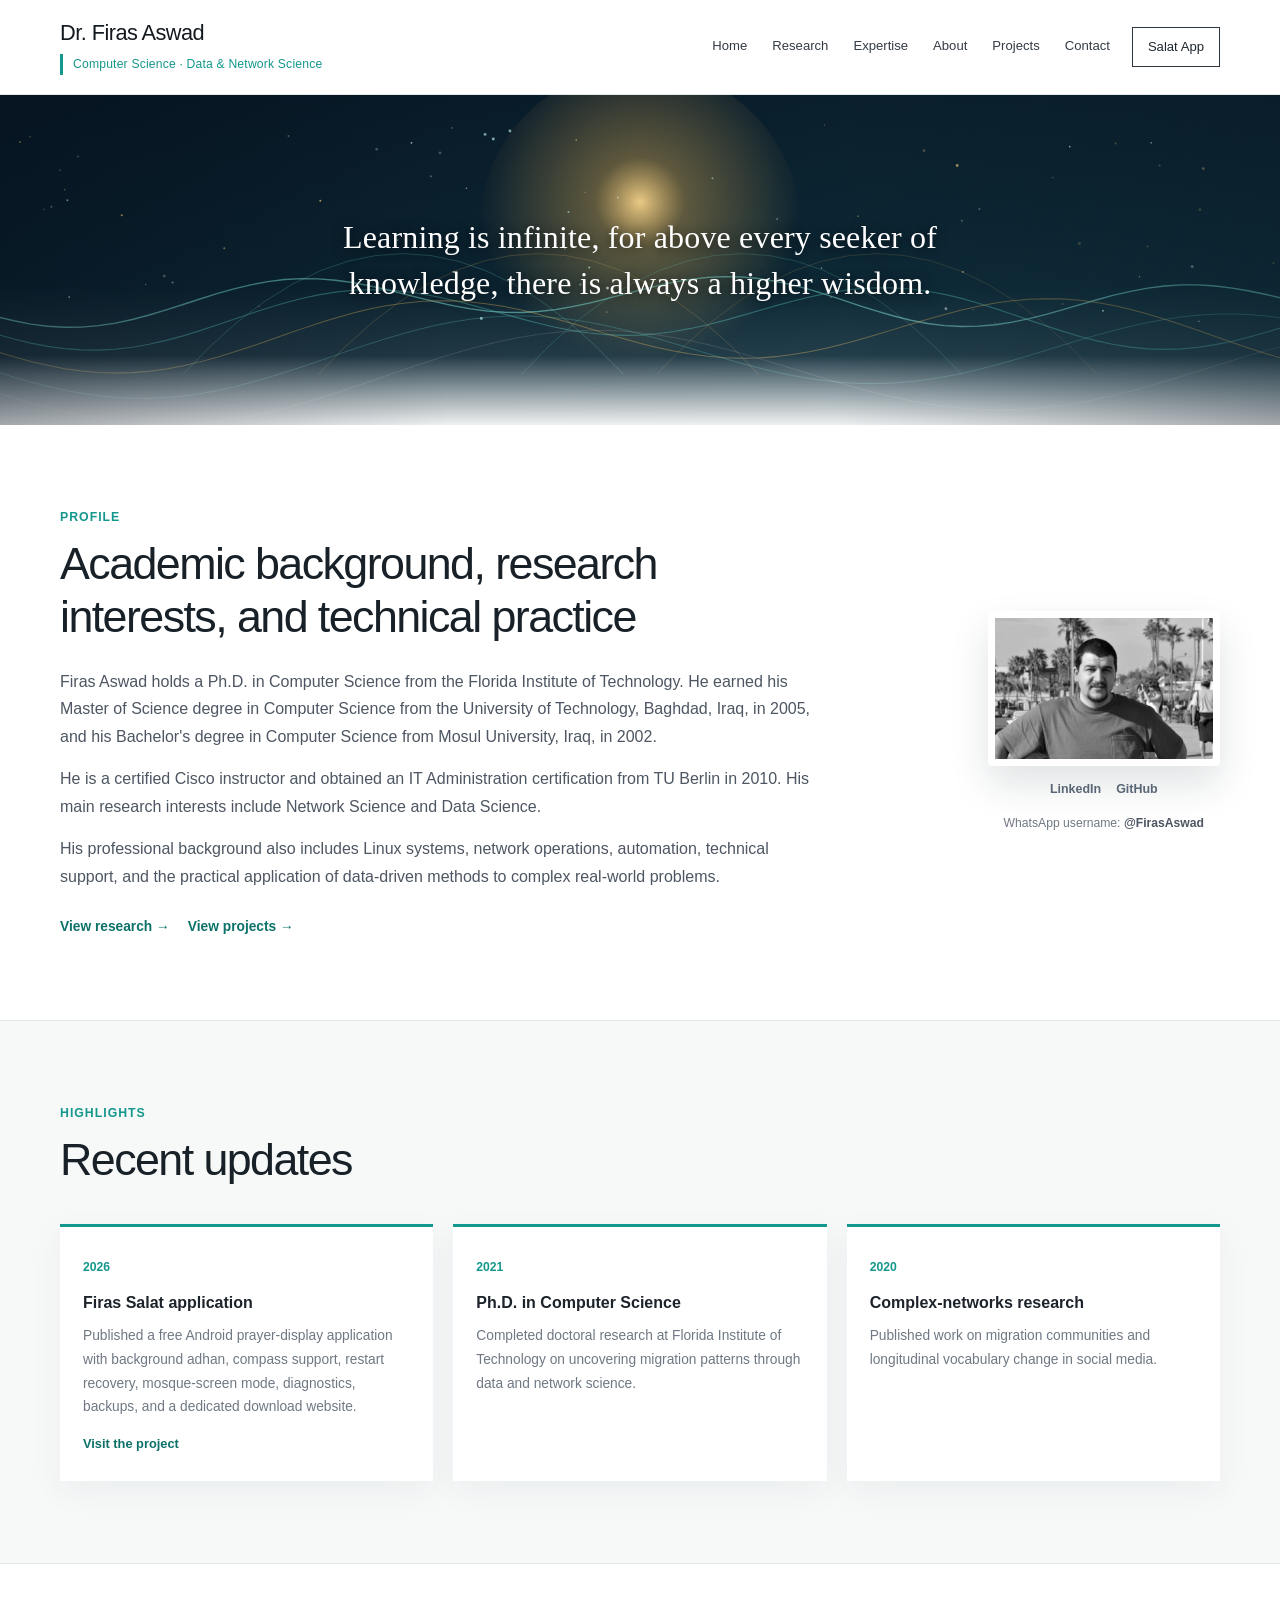
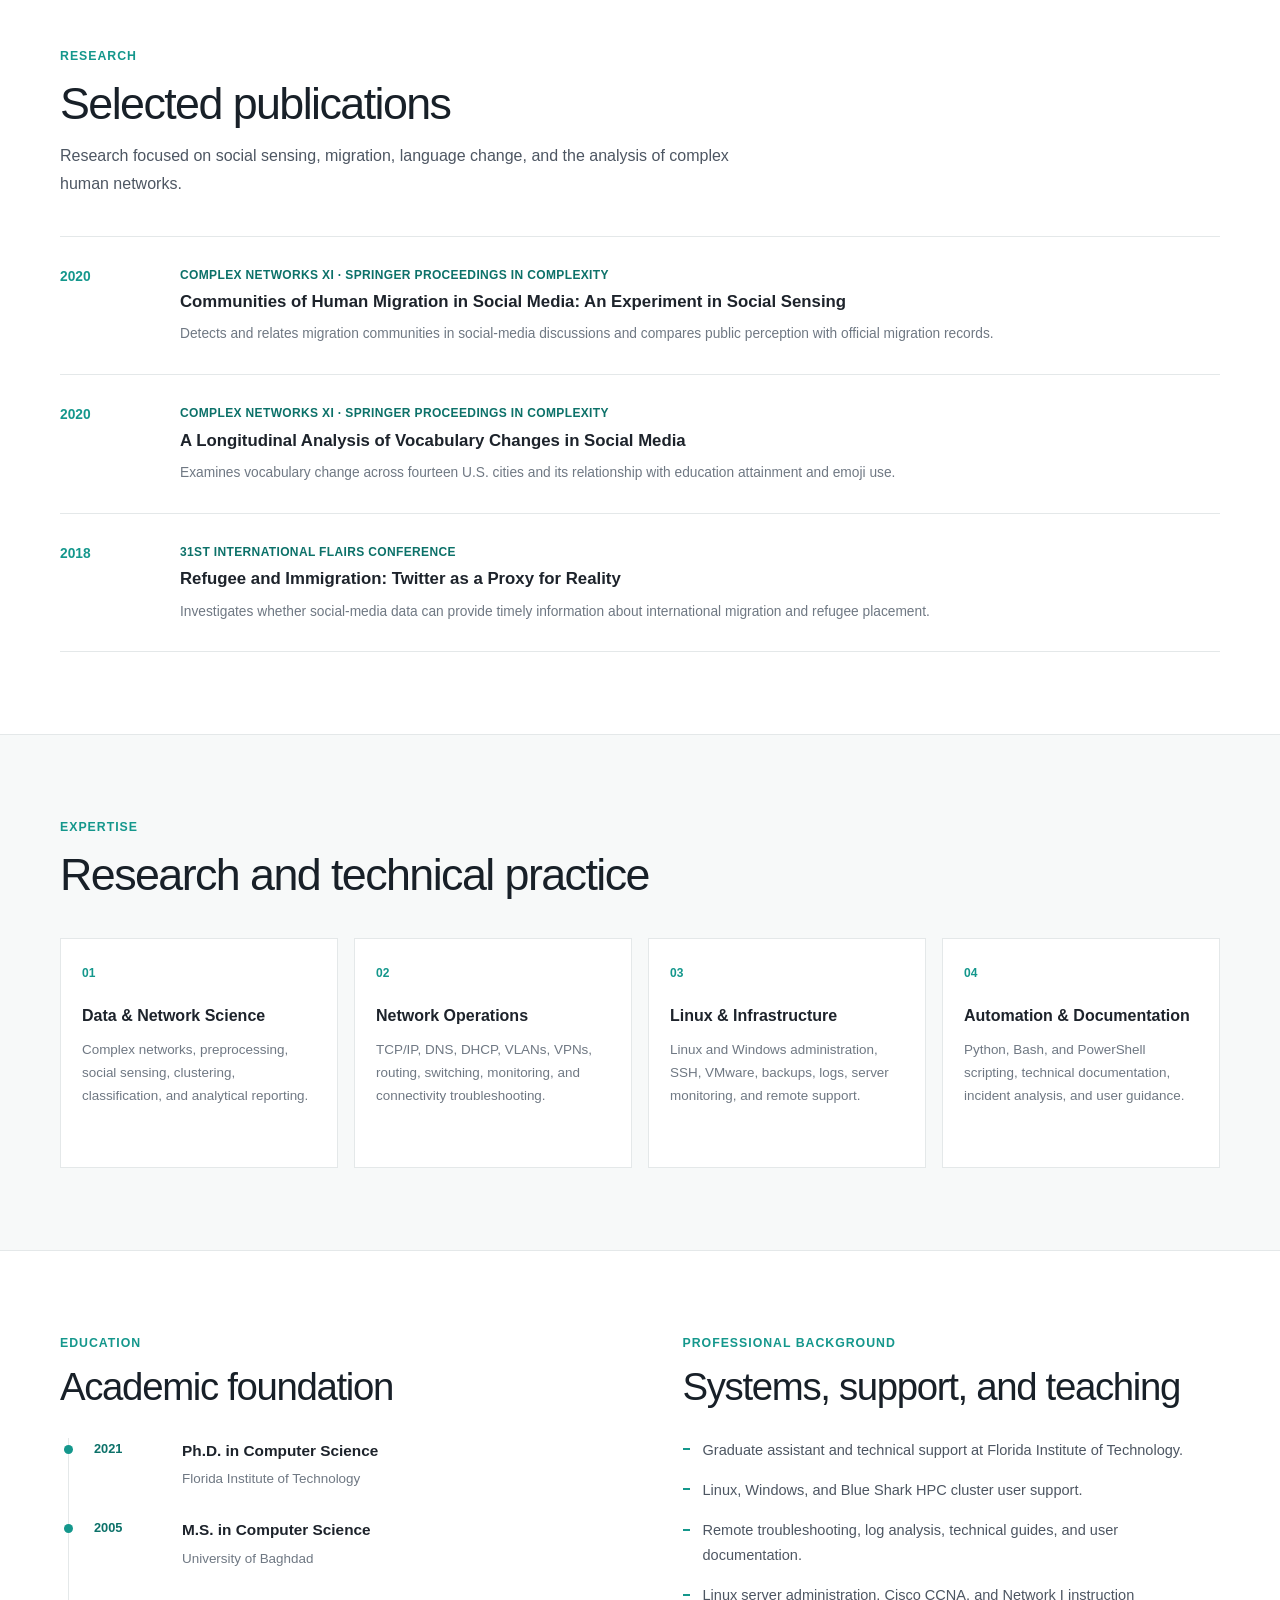
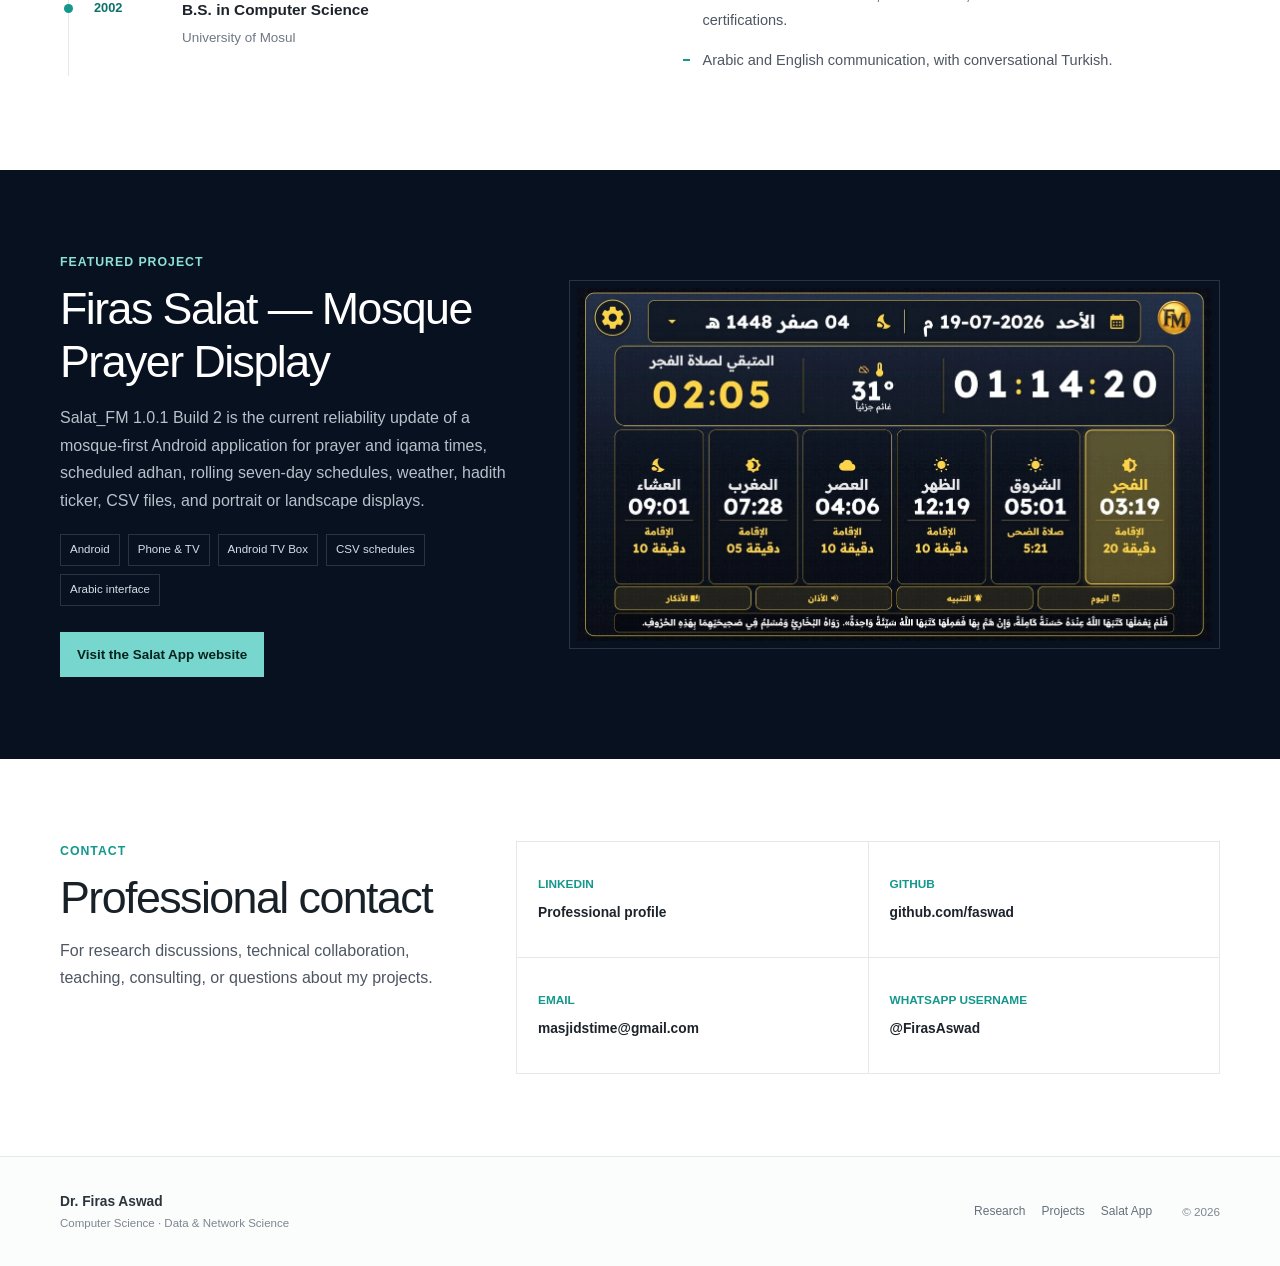
<file: index.html>
<!doctype html>
<html lang="en">
<head>
  <meta charset="utf-8">
  <meta name="viewport" content="width=device-width,initial-scale=1">
  <meta name="theme-color" content="#ffffff">
  <meta name="description" content="Dr. Firas Aswad — Computer Science, data and network science, IT infrastructure, Linux systems, and automation.">
  <meta name="author" content="Dr. Firas Aswad">
  <meta property="og:title" content="Dr. Firas Aswad">
  <meta property="og:description" content="Computer Science · Data & Network Science · IT Infrastructure">
  <meta property="og:type" content="website">
  <meta property="og:url" content="https://faswad.github.io/">
  <meta property="og:image" content="https://faswad.github.io/assets/images/social-preview.jpg">
  <meta name="twitter:card" content="summary_large_image">
  <link rel="icon" type="image/png" sizes="32x32" href="assets/images/favicon-32.png">
<link rel="stylesheet" href="assets/css/style.css?v=10">
  <title>Dr. Firas Aswad | Computer Science & Network Science</title>
</head>

<body>
  <a class="skip-link" href="#mainContent">Skip to main content</a>

  <header class="site-header">
    <div class="container header-inner">
      <a class="identity" href="#home" aria-label="Dr. Firas Aswad home">
        <strong>Dr. Firas Aswad</strong>
        <span>Computer Science · Data &amp; Network Science</span>
      </a>

      <button id="menuButton" class="menu-button" type="button"
              aria-expanded="false" aria-controls="mainNav"
              aria-label="Open navigation">
        <span></span><span></span><span></span>
      </button>

      <nav id="mainNav" class="main-nav" aria-label="Main navigation">
        <a href="#home">Home</a>
        <a href="#research">Research</a>
        <a href="#expertise">Expertise</a>
        <a href="#about">About</a>
        <a href="#projects">Projects</a>
        <a href="#contact">Contact</a>
        <a class="nav-button" href="https://faswad.github.io/salat/">Salat App</a>
      </nav>
    </div>
  </header>

  <main id="mainContent">
    <section id="home" class="knowledge-hero" aria-labelledby="heroStatement">
      <div class="knowledge-overlay">
        <p id="heroStatement">
          Learning is infinite, for above every seeker of knowledge,
          there is always a higher wisdom.
        </p>
      </div>
    </section>

    <section id="about" class="profile-section section">
      <div class="container profile-grid">
        <article class="profile-copy reveal">
          <p class="section-label">Profile</p>
          <h1>Academic background, research interests, and technical practice</h1>

          <p>
            Firas Aswad holds a Ph.D. in Computer Science from the Florida Institute
            of Technology. He earned his Master of Science degree in Computer Science
            from the University of Technology, Baghdad, Iraq, in 2005, and his
            Bachelor's degree in Computer Science from Mosul University, Iraq, in 2002.
          </p>
          <p>
            He is a certified Cisco instructor and obtained an IT Administration
            certification from TU Berlin in 2010. His main research interests include
            Network Science and Data Science.
          </p>
          <p>
            His professional background also includes Linux systems, network operations,
            automation, technical support, and the practical application of data-driven
            methods to complex real-world problems.
          </p>

          <div class="profile-actions">
            <a class="text-link" href="#research">View research</a>
            <a class="text-link" href="#projects">View projects</a>
          </div>
        </article>

        <aside class="profile-card reveal" aria-label="Professional profile">
          <img src="assets/images/firas-portrait-bw.webp"
               alt="Portrait of Dr. Firas Aswad"
               width="720" height="900">

          <div class="profile-links">
            <a href="https://www.linkedin.com/in/firas-aswad-50849962"
               target="_blank" rel="noopener noreferrer">LinkedIn</a>
            <a href="https://github.com/faswad"
               target="_blank" rel="noopener noreferrer">GitHub</a>
          </div>

          <p class="whatsapp-name">WhatsApp username: <strong>@FirasAswad</strong></p>
        </aside>
      </div>
    </section>

    <section class="updates-section section section-tint" aria-labelledby="updatesTitle">
      <div class="container">
        <header class="section-heading reveal">
          <p class="section-label">Highlights</p>
          <h2 id="updatesTitle">Recent updates</h2>
        </header>

        <div class="updates-grid">
          <article class="update-card reveal">
            <time datetime="2026">2026</time>
            <h3>Firas Salat application</h3>
            <p>
              Published a free Android prayer-display application with background adhan,
              compass support, restart recovery, mosque-screen mode, diagnostics, backups, and a dedicated download website.
            </p>
            <a href="https://faswad.github.io/salat/">Visit the project</a>
          </article>

          <article class="update-card reveal">
            <time datetime="2021">2021</time>
            <h3>Ph.D. in Computer Science</h3>
            <p>
              Completed doctoral research at Florida Institute of Technology on
              uncovering migration patterns through data and network science.
            </p>
          </article>

          <article class="update-card reveal">
            <time datetime="2020">2020</time>
            <h3>Complex-networks research</h3>
            <p>
              Published work on migration communities and longitudinal vocabulary
              change in social media.
            </p>
          </article>
        </div>
      </div>
    </section>

    <section id="research" class="section">
      <div class="container">
        <header class="section-heading reveal">
          <p class="section-label">Research</p>
          <h2>Selected publications</h2>
          <p>
            Research focused on social sensing, migration, language change,
            and the analysis of complex human networks.
          </p>
        </header>

        <div class="publication-list">
          <article class="publication-item reveal">
            <div class="publication-year">2020</div>
            <div>
              <p class="publication-venue">Complex Networks XI · Springer Proceedings in Complexity</p>
              <h3>Communities of Human Migration in Social Media: An Experiment in Social Sensing</h3>
              <p>
                Detects and relates migration communities in social-media discussions
                and compares public perception with official migration records.
              </p>
            </div>
          </article>

          <article class="publication-item reveal">
            <div class="publication-year">2020</div>
            <div>
              <p class="publication-venue">Complex Networks XI · Springer Proceedings in Complexity</p>
              <h3>A Longitudinal Analysis of Vocabulary Changes in Social Media</h3>
              <p>
                Examines vocabulary change across fourteen U.S. cities and its
                relationship with education attainment and emoji use.
              </p>
            </div>
          </article>

          <article class="publication-item reveal">
            <div class="publication-year">2018</div>
            <div>
              <p class="publication-venue">31st International FLAIRS Conference</p>
              <h3>Refugee and Immigration: Twitter as a Proxy for Reality</h3>
              <p>
                Investigates whether social-media data can provide timely information
                about international migration and refugee placement.
              </p>
            </div>
          </article>
        </div>
      </div>
    </section>

    <section id="expertise" class="section section-tint">
      <div class="container">
        <header class="section-heading reveal">
          <p class="section-label">Expertise</p>
          <h2>Research and technical practice</h2>
        </header>

        <div class="expertise-grid">
          <article class="expertise-card reveal">
            <span>01</span>
            <h3>Data &amp; Network Science</h3>
            <p>Complex networks, preprocessing, social sensing, clustering, classification, and analytical reporting.</p>
          </article>

          <article class="expertise-card reveal">
            <span>02</span>
            <h3>Network Operations</h3>
            <p>TCP/IP, DNS, DHCP, VLANs, VPNs, routing, switching, monitoring, and connectivity troubleshooting.</p>
          </article>

          <article class="expertise-card reveal">
            <span>03</span>
            <h3>Linux &amp; Infrastructure</h3>
            <p>Linux and Windows administration, SSH, VMware, backups, logs, server monitoring, and remote support.</p>
          </article>

          <article class="expertise-card reveal">
            <span>04</span>
            <h3>Automation &amp; Documentation</h3>
            <p>Python, Bash, and PowerShell scripting, technical documentation, incident analysis, and user guidance.</p>
          </article>
        </div>
      </div>
    </section>

    <section class="section" aria-labelledby="backgroundTitle">
      <div class="container two-column">
        <article class="background-panel reveal">
          <p class="section-label">Education</p>
          <h2 id="backgroundTitle">Academic foundation</h2>

          <div class="timeline">
            <div class="timeline-item">
              <time>2021</time>
              <div>
                <h3>Ph.D. in Computer Science</h3>
                <p>Florida Institute of Technology</p>
              </div>
            </div>
            <div class="timeline-item">
              <time>2005</time>
              <div>
                <h3>M.S. in Computer Science</h3>
                <p>University of Baghdad</p>
              </div>
            </div>
            <div class="timeline-item">
              <time>2002</time>
              <div>
                <h3>B.S. in Computer Science</h3>
                <p>University of Mosul</p>
              </div>
            </div>
          </div>
        </article>

        <article class="background-panel reveal">
          <p class="section-label">Professional background</p>
          <h2>Systems, support, and teaching</h2>
          <ul class="clean-list">
            <li>Graduate assistant and technical support at Florida Institute of Technology.</li>
            <li>Linux, Windows, and Blue Shark HPC cluster user support.</li>
            <li>Remote troubleshooting, log analysis, technical guides, and user documentation.</li>
            <li>Linux server administration, Cisco CCNA, and Network I instruction certifications.</li>
            <li>Arabic and English communication, with conversational Turkish.</li>
          </ul>
        </article>
      </div>
    </section>

    <section id="projects" class="section project-section">
      <div class="container">
        <article class="project-feature reveal">
          <div class="project-copy">
            <p class="section-label light">Featured project</p>
            <h2>Firas Salat — Mosque Prayer Display</h2>
            <p>
              Salat_FM 1.0.1 Build 2 is the current reliability update of a mosque-first Android
              application for prayer and iqama times, scheduled adhan, rolling
              seven-day schedules, weather, hadith ticker, CSV files, and portrait
              or landscape displays.
            </p>
            <div class="project-tags">
              <span>Android</span>
              <span>Phone &amp; TV</span>
              <span>Android TV Box</span>
              <span>CSV schedules</span>
              <span>Arabic interface</span>
            </div>
            <a class="project-button" href="https://faswad.github.io/salat/">
              Visit the Salat App website
            </a>
          </div>

          <div class="project-image">
            <img src="assets/images/salat-app.webp"
                 alt="Firas Salat application in landscape mode"
                 loading="lazy">
          </div>
        </article>
      </div>
    </section>

    <section id="contact" class="section">
      <div class="container contact-layout">
        <header class="section-heading reveal">
          <p class="section-label">Contact</p>
          <h2>Professional contact</h2>
          <p>
            For research discussions, technical collaboration, teaching,
            consulting, or questions about my projects.
          </p>
        </header>

        <div class="contact-cards reveal">
          <a href="https://www.linkedin.com/in/firas-aswad-50849962"
             target="_blank" rel="noopener noreferrer">
            <span>LinkedIn</span>
            <strong>Professional profile</strong>
          </a>
          <a href="https://github.com/faswad"
             target="_blank" rel="noopener noreferrer">
            <span>GitHub</span>
            <strong>github.com/faswad</strong>
          </a>
          <a href="mailto:masjidstime@gmail.com">
            <span>Email</span>
            <strong>masjidstime@gmail.com</strong>
          </a>
          <div class="contact-static">
            <span>WhatsApp username</span>
            <strong>@FirasAswad</strong>
          </div>
        </div>
      </div>
    </section>
  </main>

  <footer class="site-footer">
    <div class="container footer-inner">
      <div>
        <strong>Dr. Firas Aswad</strong>
        <span>Computer Science · Data &amp; Network Science</span>
      </div>
      <nav aria-label="Footer navigation">
        <a href="#research">Research</a>
        <a href="#projects">Projects</a>
        <a href="https://faswad.github.io/salat/">Salat App</a>
      </nav>
      <p>© <span data-year></span></p>
    </div>
  </footer>

  <script src="assets/js/main.js?v=10"></script>
</body>
</html>
</file>
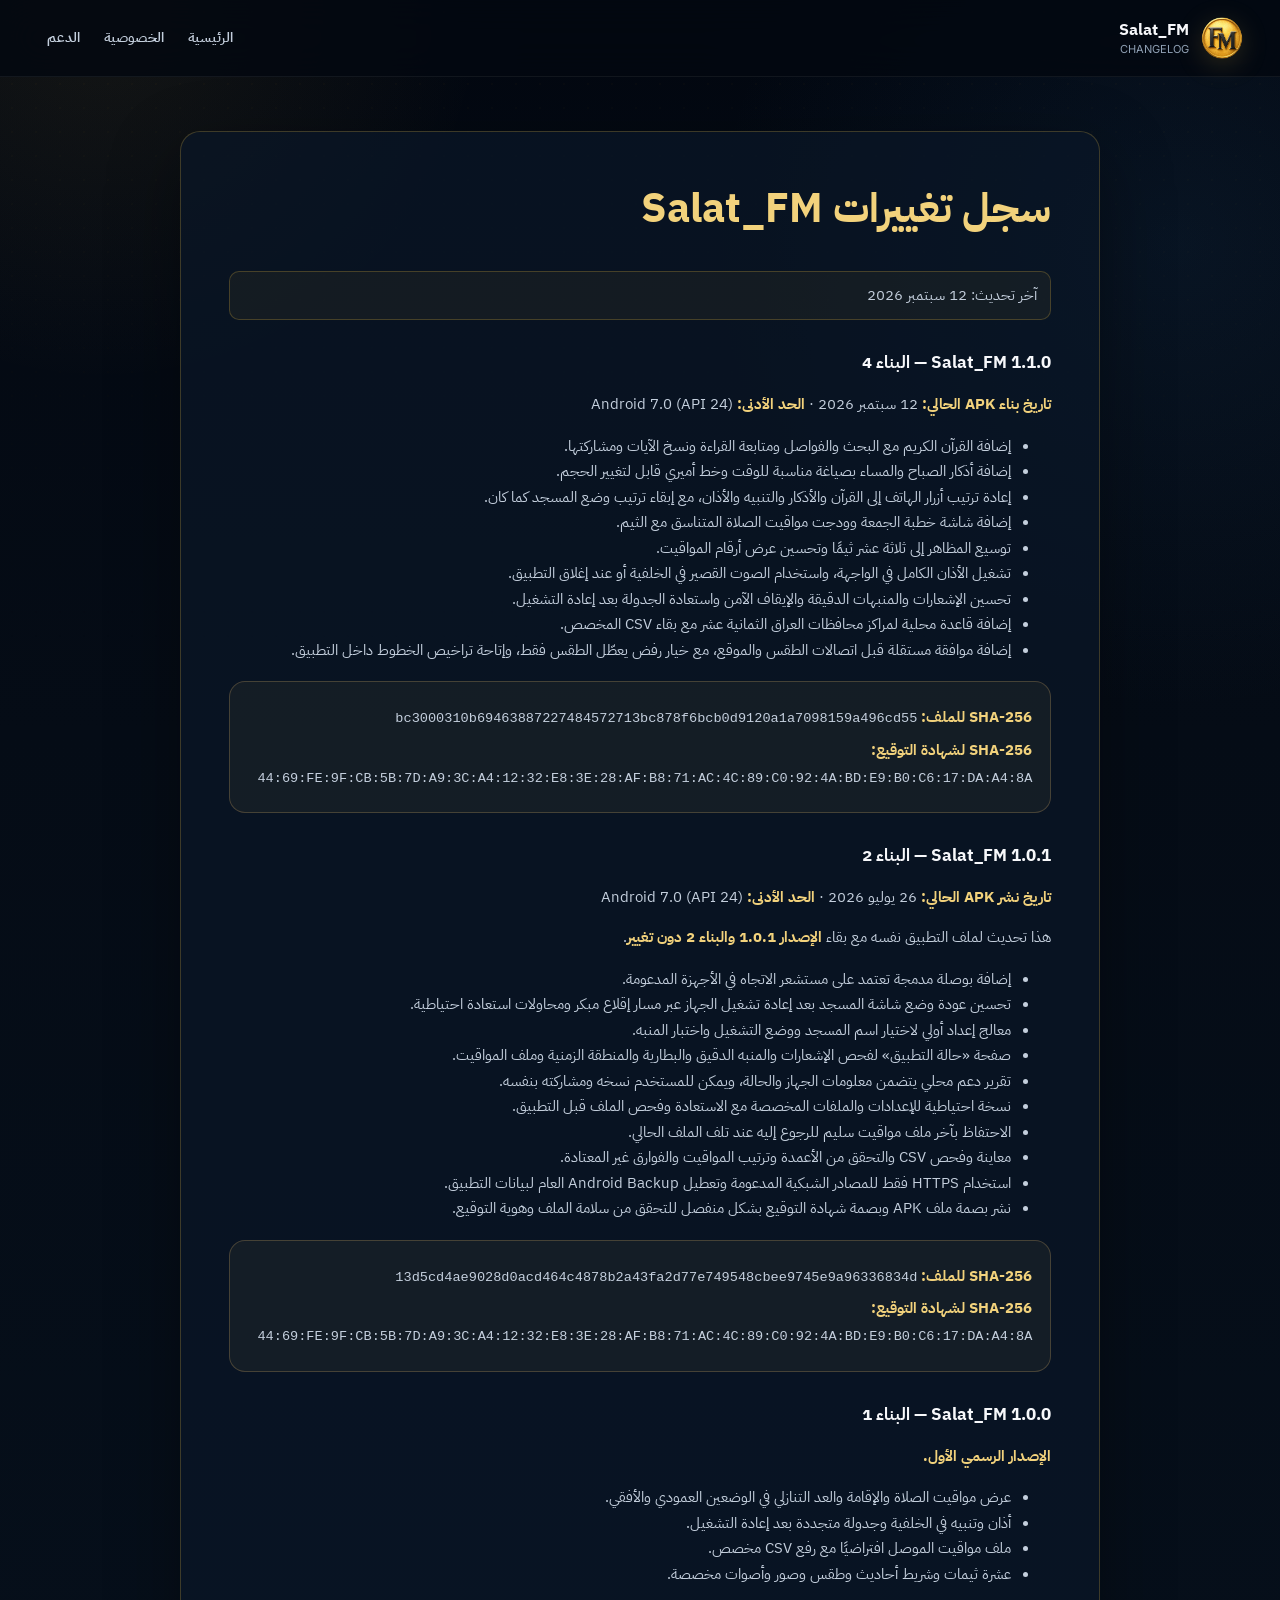
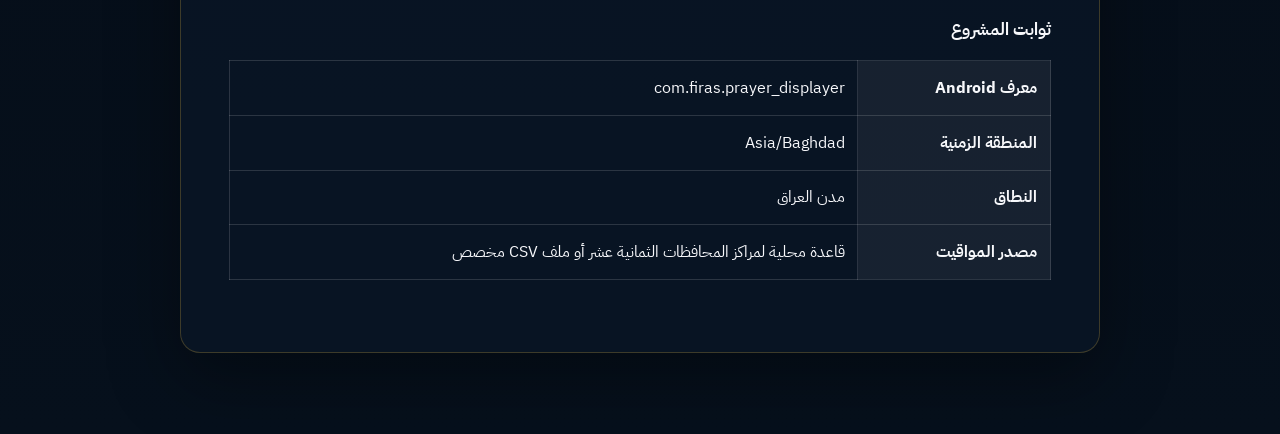
<file: salat/changelog.html>
<!doctype html>
<html lang="ar" dir="rtl">
<head>
  <meta charset="utf-8">
  <meta name="viewport" content="width=device-width,initial-scale=1">
  <meta name="theme-color" content="#050c16">
  <meta name="description" content="سجل تغييرات تطبيق Salat_FM لمواقيت الصلاة.">
  <link rel="icon" type="image/png" href="assets/images/favicon-32.png">
  <link rel="stylesheet" href="assets/css/style-wide.css?v=16">
  <title>سجل تغييرات Salat_FM</title>
</head>
<body>
  <header class="site-header">
    <div class="container header-inner">
      <a class="brand" href="./">
        <img class="brand-logo" src="assets/images/logo-fm.webp" alt="" width="44" height="44">
        <span class="brand-copy"><span class="brand-title">Salat_FM</span><span class="brand-subtitle">CHANGELOG</span></span>
      </a>
      <nav class="main-nav" aria-label="التنقل"><a href="./">الرئيسية</a><a href="privacy.html">الخصوصية</a><a href="./#support">الدعم</a></nav>
    </div>
  </header>
  <main class="legal-page">
    <div class="container">
      <article class="legal-shell">
        <h1>سجل تغييرات Salat_FM</h1>
        <p class="legal-meta">آخر تحديث: 12 سبتمبر 2026</p>

        <h2>Salat_FM 1.1.0 — البناء 4</h2>
        <p><strong>تاريخ بناء APK الحالي:</strong> 12 سبتمبر 2026 · <strong>الحد الأدنى:</strong> Android 7.0 (API 24)</p>
        <ul>
          <li>إضافة القرآن الكريم مع البحث والفواصل ومتابعة القراءة ونسخ الآيات ومشاركتها.</li>
          <li>إضافة أذكار الصباح والمساء بصياغة مناسبة للوقت وخط أميري قابل لتغيير الحجم.</li>
          <li>إعادة ترتيب أزرار الهاتف إلى القرآن والأذكار والتنبيه والأذان، مع إبقاء ترتيب وضع المسجد كما كان.</li>
          <li>إضافة شاشة خطبة الجمعة وودجت مواقيت الصلاة المتناسق مع الثيم.</li>
          <li>توسيع المظاهر إلى ثلاثة عشر ثيمًا وتحسين عرض أرقام المواقيت.</li>
          <li>تشغيل الأذان الكامل في الواجهة، واستخدام الصوت القصير في الخلفية أو عند إغلاق التطبيق.</li>
          <li>تحسين الإشعارات والمنبهات الدقيقة والإيقاف الآمن واستعادة الجدولة بعد إعادة التشغيل.</li>
          <li>إضافة قاعدة محلية لمراكز محافظات العراق الثمانية عشر مع بقاء CSV المخصص.</li>
          <li>إضافة موافقة مستقلة قبل اتصالات الطقس والموقع، مع خيار رفض يعطّل الطقس فقط، وإتاحة تراخيص الخطوط داخل التطبيق.</li>
        </ul>
        <div class="release-security-box">
          <p><strong>SHA-256 للملف:</strong> <span class="hash-value">bc3000310b69463887227484572713bc878f6bcb0d9120a1a7098159a496cd55</span></p>
          <p><strong>SHA-256 لشهادة التوقيع:</strong> <span class="hash-value">44:69:FE:9F:CB:5B:7D:A9:3C:A4:12:32:E8:3E:28:AF:B8:71:AC:4C:89:C0:92:4A:BD:E9:B0:C6:17:DA:A4:8A</span></p>
        </div>

        <h2>Salat_FM 1.0.1 — البناء 2</h2>
        <p><strong>تاريخ نشر APK الحالي:</strong> 26 يوليو 2026 · <strong>الحد الأدنى:</strong> Android 7.0 (API 24)</p>
        <p>هذا تحديث لملف التطبيق نفسه مع بقاء <strong>الإصدار 1.0.1 والبناء 2 دون تغيير</strong>.</p>
        <ul>
          <li>إضافة بوصلة مدمجة تعتمد على مستشعر الاتجاه في الأجهزة المدعومة.</li>
          <li>تحسين عودة وضع شاشة المسجد بعد إعادة تشغيل الجهاز عبر مسار إقلاع مبكر ومحاولات استعادة احتياطية.</li>
          <li>معالج إعداد أولي لاختيار اسم المسجد ووضع التشغيل واختبار المنبه.</li>
          <li>صفحة «حالة التطبيق» لفحص الإشعارات والمنبه الدقيق والبطارية والمنطقة الزمنية وملف المواقيت.</li>
          <li>تقرير دعم محلي يتضمن معلومات الجهاز والحالة، ويمكن للمستخدم نسخه ومشاركته بنفسه.</li>
          <li>نسخة احتياطية للإعدادات والملفات المخصصة مع الاستعادة وفحص الملف قبل التطبيق.</li>
          <li>الاحتفاظ بآخر ملف مواقيت سليم للرجوع إليه عند تلف الملف الحالي.</li>
          <li>معاينة وفحص CSV والتحقق من الأعمدة وترتيب المواقيت والفوارق غير المعتادة.</li>
          <li>استخدام HTTPS فقط للمصادر الشبكية المدعومة وتعطيل Android Backup العام لبيانات التطبيق.</li>
          <li>نشر بصمة ملف APK وبصمة شهادة التوقيع بشكل منفصل للتحقق من سلامة الملف وهوية التوقيع.</li>
        </ul>
        <div class="release-security-box">
          <p><strong>SHA-256 للملف:</strong> <span class="hash-value">13d5cd4ae9028d0acd464c4878b2a43fa2d77e749548cbee9745e9a96336834d</span></p>
          <p><strong>SHA-256 لشهادة التوقيع:</strong> <span class="hash-value">44:69:FE:9F:CB:5B:7D:A9:3C:A4:12:32:E8:3E:28:AF:B8:71:AC:4C:89:C0:92:4A:BD:E9:B0:C6:17:DA:A4:8A</span></p>
        </div>

        <h2>Salat_FM 1.0.0 — البناء 1</h2>
        <p><strong>الإصدار الرسمي الأول.</strong></p>
        <ul>
          <li>عرض مواقيت الصلاة والإقامة والعد التنازلي في الوضعين العمودي والأفقي.</li>
          <li>أذان وتنبيه في الخلفية وجدولة متجددة بعد إعادة التشغيل.</li>
          <li>ملف مواقيت الموصل افتراضيًا مع رفع CSV مخصص.</li>
          <li>عشرة ثيمات وشريط أحاديث وطقس وصور وأصوات مخصصة.</li>
        </ul>

        <h2>ثوابت المشروع</h2>
        <table class="release-table">
          <tr><th>معرف Android</th><td><bdi>com.firas.prayer_displayer</bdi></td></tr>
          <tr><th>المنطقة الزمنية</th><td><bdi>Asia/Baghdad</bdi></td></tr>
          <tr><th>النطاق</th><td>مدن العراق</td></tr>
          <tr><th>مصدر المواقيت</th><td>قاعدة محلية لمراكز المحافظات الثمانية عشر أو ملف CSV مخصص</td></tr>
        </table>
      </article>
    </div>
  </main>
</body>
</html>
</file>
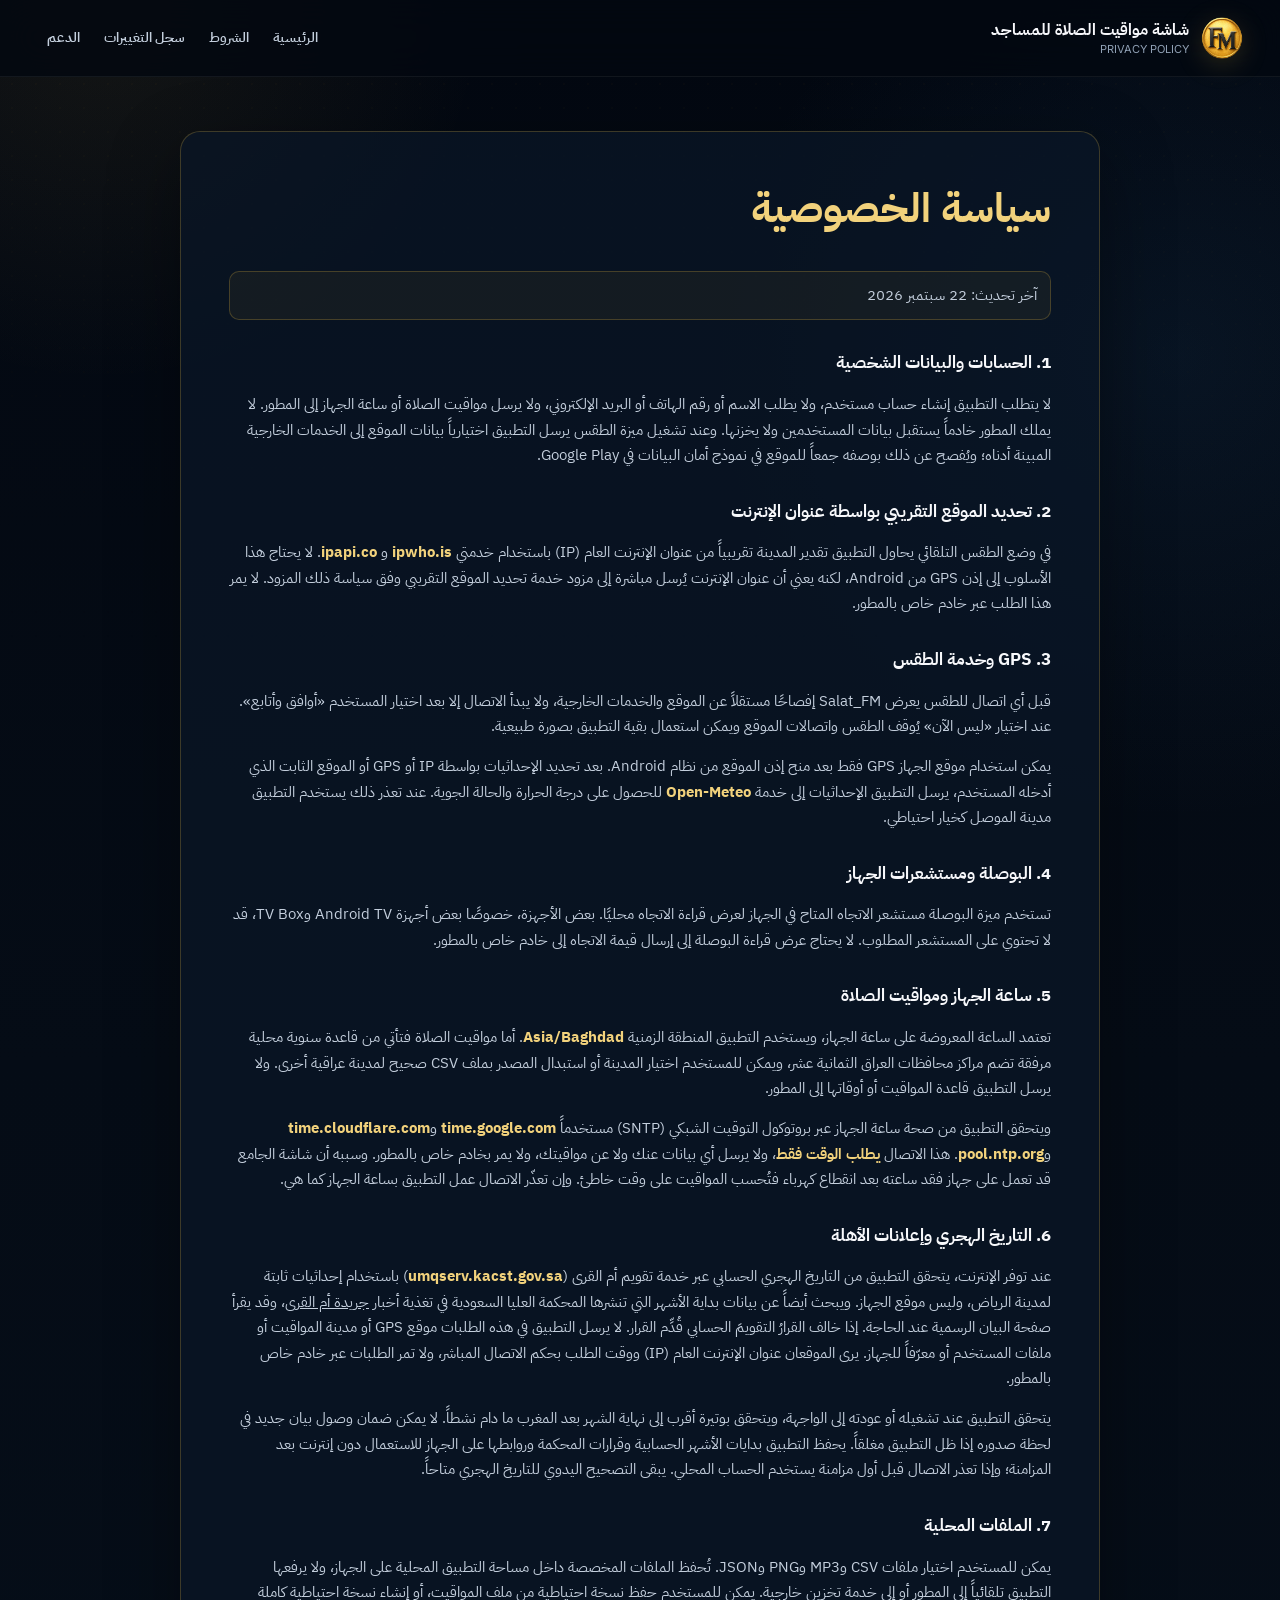
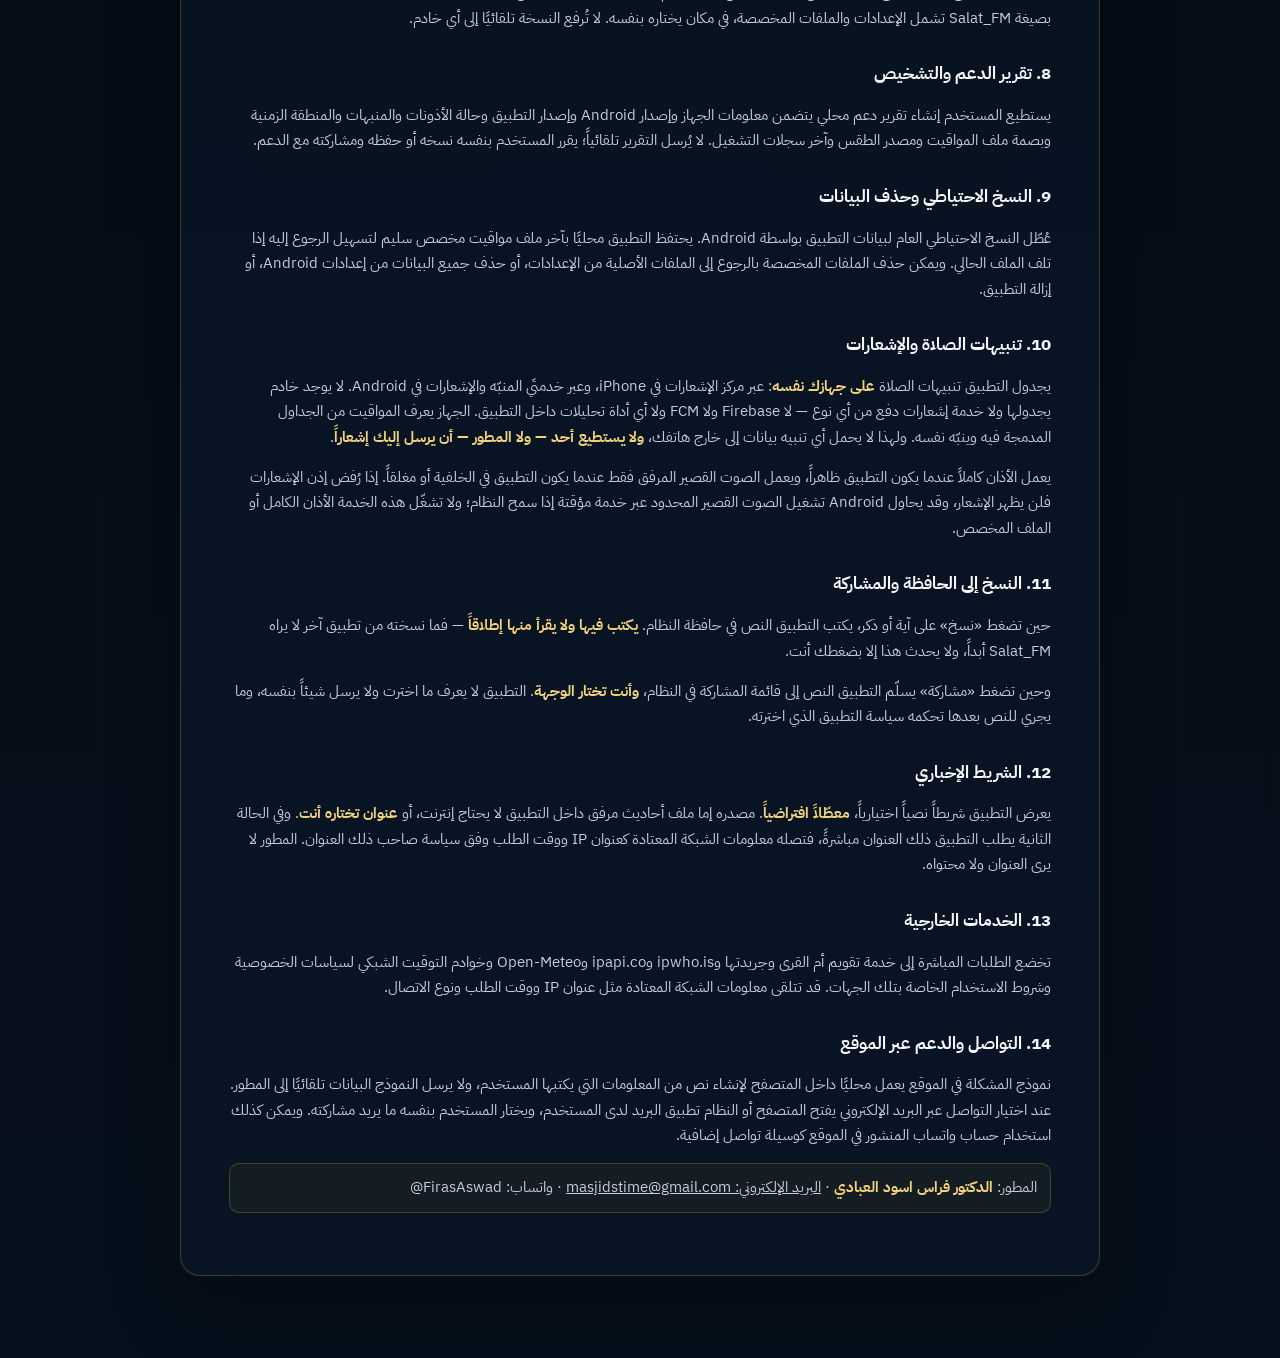
<file: salat/privacy.html>
<!doctype html>
<html lang="ar" dir="rtl">
<head>
  <meta charset="utf-8">
  <meta name="viewport" content="width=device-width,initial-scale=1">
  <meta name="theme-color" content="#050c16">
  <meta name="description" content="سياسة الخصوصية لتطبيق Salat_FM لمواقيت الصلاة في مدن العراق.">
  <link rel="icon" type="image/png" href="assets/images/favicon-32.png">
  <link rel="stylesheet" href="assets/css/style-wide.css?v=16">
  <title>سياسة الخصوصية</title>
</head>
<body>
  <header class="site-header">
    <div class="container header-inner">
      <a class="brand" href="./">
        <img class="brand-logo" src="assets/images/logo-fm.webp" alt="" width="44" height="44">
        <span class="brand-copy">
          <span class="brand-title">شاشة مواقيت الصلاة للمساجد</span>
          <span class="brand-subtitle">PRIVACY POLICY</span>
        </span>
      </a>

      <nav class="main-nav" aria-label="التنقل">
        <a href="./">الرئيسية</a>
        <a href="terms.html">الشروط</a>
        <a href="changelog.html">سجل التغييرات</a><a href="./#support">الدعم</a>
      </nav>
    </div>
  </header>

  <main class="legal-page">
    <div class="container">
      <article class="legal-shell">
        <h1>سياسة الخصوصية</h1>
        <p class="legal-meta">آخر تحديث: 22 سبتمبر 2026</p>

        <h2>1. الحسابات والبيانات الشخصية</h2>
        <p>
          لا يتطلب التطبيق إنشاء حساب مستخدم، ولا يطلب الاسم أو رقم الهاتف أو
          البريد الإلكتروني، ولا يرسل مواقيت الصلاة أو ساعة الجهاز إلى المطور.
          لا يملك المطور خادماً يستقبل بيانات المستخدمين ولا يخزنها. وعند تشغيل
          ميزة الطقس يرسل التطبيق اختيارياً بيانات الموقع إلى الخدمات الخارجية
          المبينة أدناه؛ ويُفصح عن ذلك بوصفه جمعاً للموقع في نموذج أمان البيانات
          في Google Play.
        </p>

        <h2>2. تحديد الموقع التقريبي بواسطة عنوان الإنترنت</h2>
        <p>
          في وضع الطقس التلقائي يحاول التطبيق تقدير المدينة تقريبياً من عنوان
          الإنترنت العام (IP) باستخدام خدمتي <strong>ipwho.is</strong> و
          <strong>ipapi.co</strong>. لا يحتاج هذا الأسلوب إلى إذن GPS من Android،
          لكنه يعني أن عنوان الإنترنت يُرسل مباشرة إلى مزود خدمة تحديد الموقع
          التقريبي وفق سياسة ذلك المزود. لا يمر هذا الطلب عبر خادم خاص بالمطور.
        </p>

        <h2>3. GPS وخدمة الطقس</h2>
        <p>
          قبل أي اتصال للطقس يعرض Salat_FM إفصاحًا مستقلاً عن الموقع والخدمات
          الخارجية، ولا يبدأ الاتصال إلا بعد اختيار المستخدم «أوافق وأتابع».
          عند اختيار «ليس الآن» يُوقف الطقس واتصالات الموقع ويمكن استعمال بقية
          التطبيق بصورة طبيعية.
        </p>
        <p>
          يمكن استخدام موقع الجهاز GPS فقط بعد منح إذن الموقع من نظام Android.
          بعد تحديد الإحداثيات بواسطة IP أو GPS أو الموقع الثابت الذي أدخله
          المستخدم، يرسل التطبيق الإحداثيات إلى خدمة
          <strong>Open-Meteo</strong> للحصول على درجة الحرارة والحالة الجوية.
          عند تعذر ذلك يستخدم التطبيق مدينة الموصل كخيار احتياطي.
        </p>

        <h2>4. البوصلة ومستشعرات الجهاز</h2>
        <p>
          تستخدم ميزة البوصلة مستشعر الاتجاه المتاح في الجهاز لعرض قراءة الاتجاه محليًا.
          بعض الأجهزة، خصوصًا بعض أجهزة Android TV وTV Box، قد لا تحتوي على المستشعر المطلوب.
          لا يحتاج عرض قراءة البوصلة إلى إرسال قيمة الاتجاه إلى خادم خاص بالمطور.
        </p>

        <h2>5. ساعة الجهاز ومواقيت الصلاة</h2>
        <p>
          تعتمد الساعة المعروضة على ساعة الجهاز، ويستخدم التطبيق المنطقة الزمنية
          <strong>Asia/Baghdad</strong>. أما مواقيت الصلاة فتأتي من قاعدة سنوية
          محلية مرفقة تضم مراكز محافظات العراق الثمانية عشر، ويمكن للمستخدم
          اختيار المدينة أو استبدال المصدر بملف CSV صحيح لمدينة عراقية أخرى.
          ولا يرسل التطبيق قاعدة المواقيت أو أوقاتها إلى المطور.
        </p>
        <p>
          ويتحقق التطبيق من صحة ساعة الجهاز عبر بروتوكول التوقيت الشبكي (SNTP)
          مستخدماً <strong>time.google.com</strong> و<strong>time.cloudflare.com</strong>
          و<strong>pool.ntp.org</strong>. هذا الاتصال <strong>يطلب الوقت فقط</strong>،
          ولا يرسل أي بيانات عنك ولا عن مواقيتك، ولا يمر بخادم خاص بالمطور. وسببه
          أن شاشة الجامع قد تعمل على جهاز فقد ساعته بعد انقطاع كهرباء فتُحسب
          المواقيت على وقت خاطئ. وإن تعذّر الاتصال عمل التطبيق بساعة الجهاز كما هي.
        </p>

        <h2>6. التاريخ الهجري وإعلانات الأهلة</h2>
        <p>
          عند توفر الإنترنت، يتحقق التطبيق من التاريخ الهجري الحسابي عبر
          خدمة تقويم أم القرى (<strong>umqserv.kacst.gov.sa</strong>) باستخدام
          إحداثيات ثابتة لمدينة الرياض، وليس موقع الجهاز. ويبحث أيضاً عن
          بيانات بداية الأشهر التي تنشرها المحكمة العليا السعودية في تغذية أخبار
          <a href="https://www.uqn.gov.sa/rssFeed/20">جريدة أم القرى</a>،
          وقد يقرأ صفحة البيان الرسمية عند الحاجة. إذا خالف القرارُ التقويمَ
          الحسابي قُدِّم القرار. لا يرسل التطبيق في هذه الطلبات موقع GPS أو
          مدينة المواقيت أو ملفات المستخدم أو معرّفاً للجهاز. يرى الموقعان
          عنوان الإنترنت العام (IP) ووقت الطلب بحكم الاتصال المباشر، ولا تمر
          الطلبات عبر خادم خاص بالمطور.
        </p>
        <p>
          يتحقق التطبيق عند تشغيله أو عودته إلى الواجهة، ويتحقق بوتيرة أقرب إلى
          نهاية الشهر بعد المغرب ما دام نشطاً. لا يمكن ضمان وصول بيان جديد في
          لحظة صدوره إذا ظل التطبيق مغلقاً. يحفظ التطبيق بدايات الأشهر
          الحسابية وقرارات المحكمة وروابطها على الجهاز للاستعمال دون إنترنت
          بعد المزامنة؛ وإذا تعذر الاتصال قبل أول مزامنة يستخدم الحساب المحلي.
          يبقى التصحيح اليدوي للتاريخ الهجري متاحاً.
        </p>

        <h2>7. الملفات المحلية</h2>
        <p>
          يمكن للمستخدم اختيار ملفات CSV وMP3 وPNG وJSON. تُحفظ الملفات المخصصة
          داخل مساحة التطبيق المحلية على الجهاز، ولا يرفعها التطبيق تلقائياً إلى
          المطور أو إلى خدمة تخزين خارجية. يمكن للمستخدم حفظ نسخة احتياطية من ملف
          المواقيت، أو إنشاء نسخة احتياطية كاملة بصيغة Salat_FM تشمل الإعدادات
          والملفات المخصصة، في مكان يختاره بنفسه. لا تُرفع النسخة تلقائيًا إلى أي خادم.
        </p>

        <h2>8. تقرير الدعم والتشخيص</h2>
        <p>
          يستطيع المستخدم إنشاء تقرير دعم محلي يتضمن معلومات الجهاز وإصدار
          Android وإصدار التطبيق وحالة الأذونات والمنبهات والمنطقة الزمنية وبصمة
          ملف المواقيت ومصدر الطقس وآخر سجلات التشغيل. لا يُرسل التقرير تلقائياً؛
          يقرر المستخدم بنفسه نسخه أو حفظه ومشاركته مع الدعم.
        </p>

        <h2>9. النسخ الاحتياطي وحذف البيانات</h2>
        <p>
          عُطّل النسخ الاحتياطي العام لبيانات التطبيق بواسطة Android. يحتفظ التطبيق
          محليًا بآخر ملف مواقيت مخصص سليم لتسهيل الرجوع إليه إذا تلف الملف
          الحالي. ويمكن حذف الملفات المخصصة بالرجوع إلى الملفات الأصلية من
          الإعدادات، أو حذف جميع البيانات من إعدادات Android، أو إزالة التطبيق.
        </p>

        <h2>10. تنبيهات الصلاة والإشعارات</h2>
        <p>
          يجدول التطبيق تنبيهات الصلاة <strong>على جهازك نفسه</strong>: عبر مركز
          الإشعارات في iPhone، وعبر خدمتَي المنبّه والإشعارات في Android. لا يوجد
          خادم يجدولها ولا خدمة إشعارات دفع من أي نوع — لا Firebase ولا FCM ولا
          أي أداة تحليلات داخل التطبيق. الجهاز يعرف المواقيت من الجداول المدمجة
          فيه وينبّه نفسه. ولهذا لا يحمل أي تنبيه بيانات إلى خارج هاتفك،
          <strong>ولا يستطيع أحد — ولا المطور — أن يرسل إليك إشعاراً</strong>.
        </p>
        <p>
          يعمل الأذان كاملاً عندما يكون التطبيق ظاهراً، ويعمل الصوت القصير
          المرفق فقط عندما يكون التطبيق في الخلفية أو مغلقاً. إذا رُفض إذن
          الإشعارات فلن يظهر الإشعار، وقد يحاول Android تشغيل الصوت القصير
          المحدود عبر خدمة مؤقتة إذا سمح النظام؛ ولا تشغّل هذه الخدمة الأذان
          الكامل أو الملف المخصص.
        </p>

        <h2>11. النسخ إلى الحافظة والمشاركة</h2>
        <p>
          حين تضغط «نسخ» على آية أو ذكر، يكتب التطبيق النص في حافظة النظام.
          <strong>يكتب فيها ولا يقرأ منها إطلاقاً</strong> — فما نسخته من تطبيق
          آخر لا يراه Salat_FM أبداً، ولا يحدث هذا إلا بضغطك أنت.
        </p>
        <p>
          وحين تضغط «مشاركة» يسلّم التطبيق النص إلى قائمة المشاركة في النظام،
          <strong>وأنت تختار الوجهة</strong>. التطبيق لا يعرف ما اخترت ولا يرسل
          شيئاً بنفسه، وما يجري للنص بعدها تحكمه سياسة التطبيق الذي اخترته.
        </p>

        <h2>12. الشريط الإخباري</h2>
        <p>
          يعرض التطبيق شريطاً نصياً اختيارياً، <strong>معطّلاً افتراضياً</strong>.
          مصدره إما ملف أحاديث مرفق داخل التطبيق لا يحتاج إنترنت، أو
          <strong>عنوان تختاره أنت</strong>. وفي الحالة الثانية يطلب التطبيق ذلك
          العنوان مباشرةً، فتصله معلومات الشبكة المعتادة كعنوان IP ووقت الطلب وفق
          سياسة صاحب ذلك العنوان. المطور لا يرى العنوان ولا محتواه.
        </p>

        <h2>13. الخدمات الخارجية</h2>
        <p>
          تخضع الطلبات المباشرة إلى خدمة تقويم أم القرى وجريدتها وipwho.is وipapi.co
          وOpen-Meteo وخوادم التوقيت الشبكي لسياسات الخصوصية وشروط الاستخدام
          الخاصة بتلك الجهات. قد تتلقى معلومات الشبكة المعتادة مثل عنوان IP
          ووقت الطلب ونوع الاتصال.
        </p>

        <h2>14. التواصل والدعم عبر الموقع</h2>
        <p>
          نموذج المشكلة في الموقع يعمل محليًا داخل المتصفح لإنشاء نص من المعلومات التي يكتبها المستخدم،
          ولا يرسل النموذج البيانات تلقائيًا إلى المطور. عند اختيار التواصل عبر البريد الإلكتروني يفتح المتصفح أو النظام
          تطبيق البريد لدى المستخدم، ويختار المستخدم بنفسه ما يريد مشاركته. ويمكن كذلك استخدام حساب واتساب المنشور في الموقع كوسيلة تواصل إضافية.
        </p>

        <p class="legal-meta">
          المطور: <strong>الدكتور فراس اسود العبادي</strong> ·
          <a href="mailto:masjidstime@gmail.com">البريد الإلكتروني: masjidstime@gmail.com</a> · واتساب: <bdi>@FirasAswad</bdi>
        </p>
      </article>
    </div>
  </main>
</body>
</html>
</file>
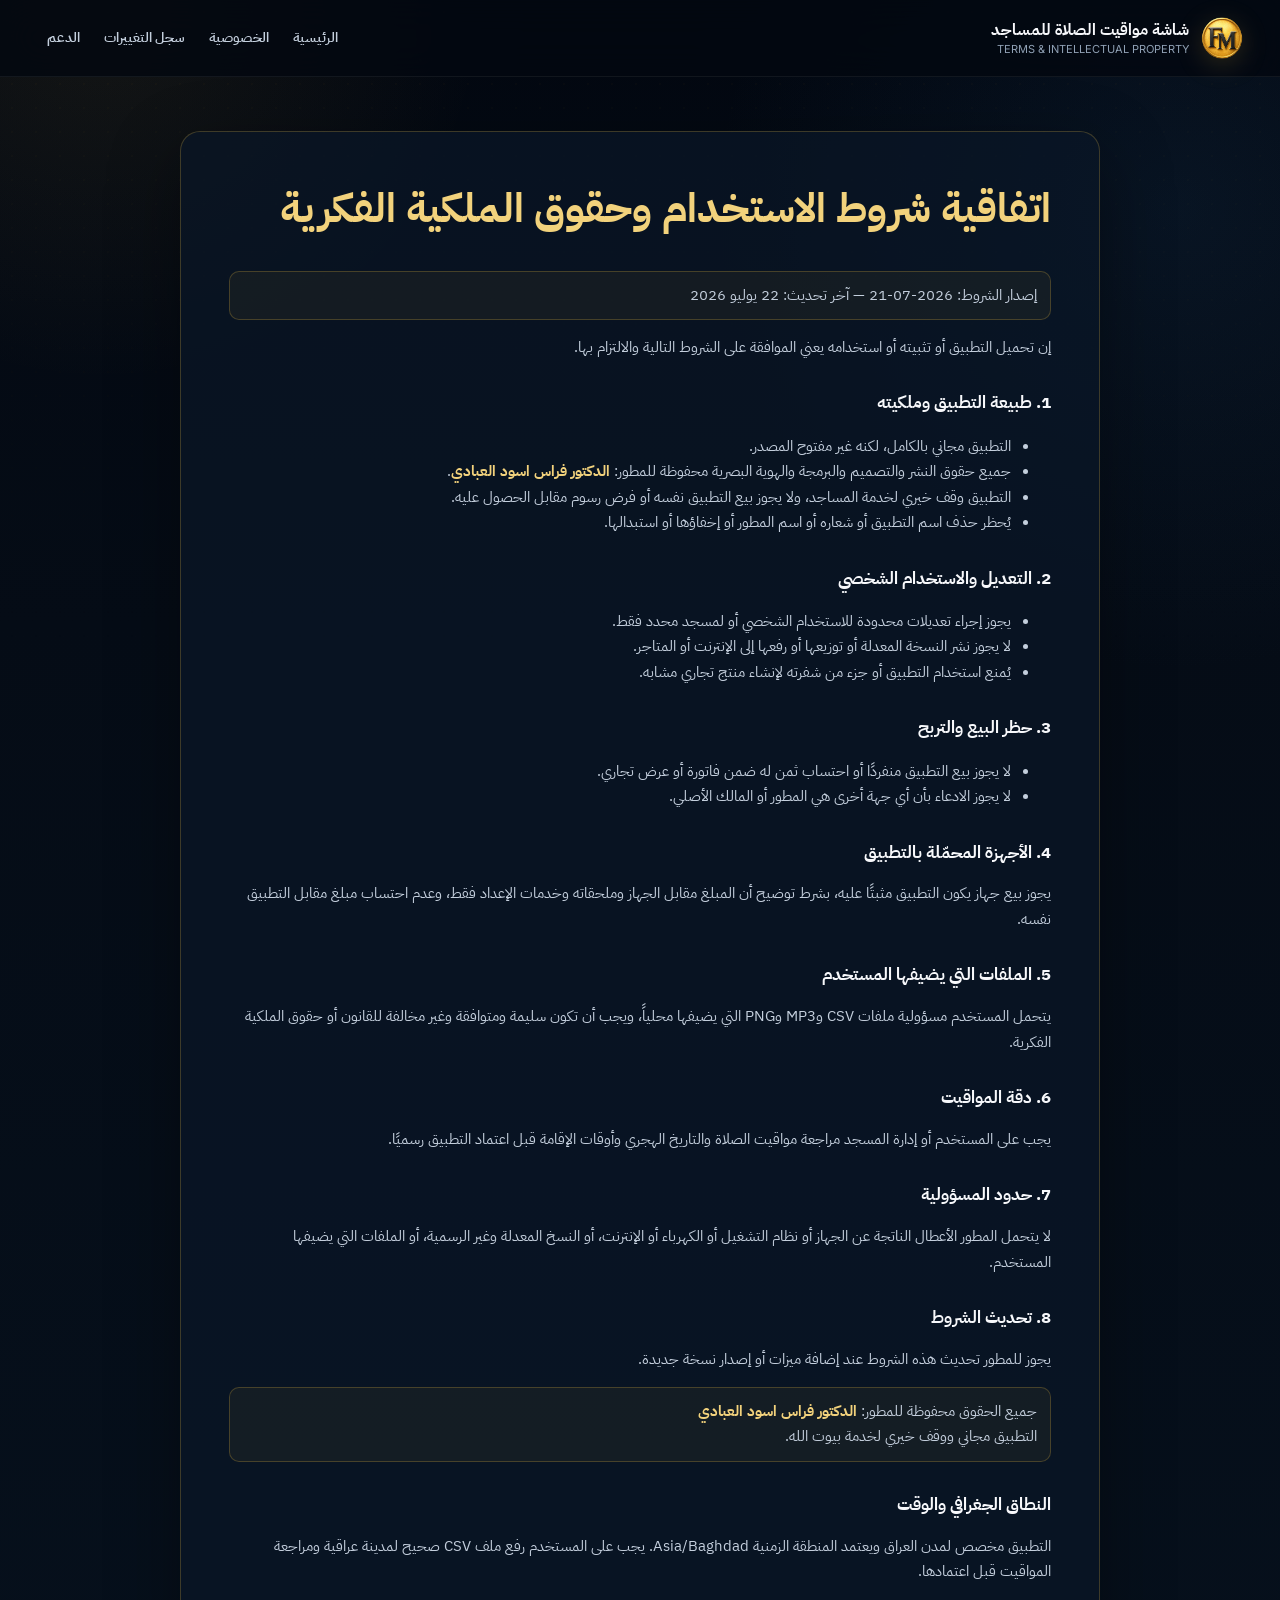
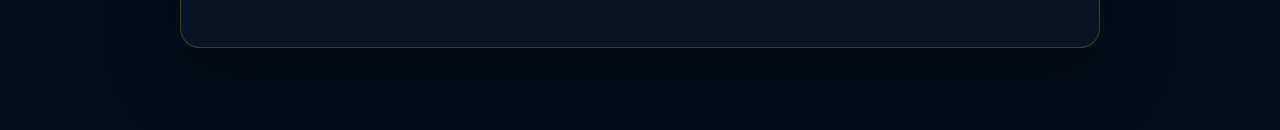
<file: salat/terms.html>
<!doctype html>
<html lang="ar" dir="rtl">
<head>
  <meta charset="utf-8">
  <meta name="viewport" content="width=device-width,initial-scale=1">
  <meta name="theme-color" content="#050c16">
  <meta name="description" content="شروط الاستخدام وحقوق الملكية لتطبيق شاشة مواقيت الصلاة للمساجد.">
  <link rel="icon" type="image/png" href="assets/images/favicon-32.png">
  <link rel="stylesheet" href="assets/css/style-wide.css?v=15">
  <title>شروط الاستخدام وحقوق الملكية</title>
</head>
<body>
  <header class="site-header">
    <div class="container header-inner">
      <a class="brand" href="./">
        <img class="brand-logo" src="assets/images/logo-fm.webp" alt="" width="44" height="44">
        <span class="brand-copy">
          <span class="brand-title">شاشة مواقيت الصلاة للمساجد</span>
          <span class="brand-subtitle">TERMS &amp; INTELLECTUAL PROPERTY</span>
        </span>
      </a>

      <nav class="main-nav" aria-label="التنقل">
        <a href="./">الرئيسية</a>
        <a href="privacy.html">الخصوصية</a>
        <a href="changelog.html">سجل التغييرات</a><a href="./#support">الدعم</a>
      </nav>
    </div>
  </header>

  <main class="legal-page">
    <div class="container">
      <article class="legal-shell">
        <h1>اتفاقية شروط الاستخدام وحقوق الملكية الفكرية</h1>
        <p class="legal-meta">إصدار الشروط: 2026-07-21 — آخر تحديث: 22 يوليو 2026</p>

        <p>
          إن تحميل التطبيق أو تثبيته أو استخدامه يعني الموافقة على الشروط التالية والالتزام بها.
        </p>

        <h2>1. طبيعة التطبيق وملكيته</h2>
        <ul>
          <li>التطبيق مجاني بالكامل، لكنه غير مفتوح المصدر.</li>
          <li>جميع حقوق النشر والتصميم والبرمجة والهوية البصرية محفوظة للمطور: <strong>الدكتور فراس اسود العبادي</strong>.</li>
          <li>التطبيق وقف خيري لخدمة المساجد، ولا يجوز بيع التطبيق نفسه أو فرض رسوم مقابل الحصول عليه.</li>
          <li>يُحظر حذف اسم التطبيق أو شعاره أو اسم المطور أو إخفاؤها أو استبدالها.</li>
        </ul>

        <h2>2. التعديل والاستخدام الشخصي</h2>
        <ul>
          <li>يجوز إجراء تعديلات محدودة للاستخدام الشخصي أو لمسجد محدد فقط.</li>
          <li>لا يجوز نشر النسخة المعدلة أو توزيعها أو رفعها إلى الإنترنت أو المتاجر.</li>
          <li>يُمنع استخدام التطبيق أو جزء من شفرته لإنشاء منتج تجاري مشابه.</li>
        </ul>

        <h2>3. حظر البيع والتربح</h2>
        <ul>
          <li>لا يجوز بيع التطبيق منفردًا أو احتساب ثمن له ضمن فاتورة أو عرض تجاري.</li>
          <li>لا يجوز الادعاء بأن أي جهة أخرى هي المطور أو المالك الأصلي.</li>
        </ul>

        <h2>4. الأجهزة المحمّلة بالتطبيق</h2>
        <p>
          يجوز بيع جهاز يكون التطبيق مثبتًا عليه، بشرط توضيح أن المبلغ مقابل الجهاز
          وملحقاته وخدمات الإعداد فقط، وعدم احتساب مبلغ مقابل التطبيق نفسه.
        </p>

        <h2>5. الملفات التي يضيفها المستخدم</h2>
        <p>
          يتحمل المستخدم مسؤولية ملفات CSV وMP3 وPNG التي يضيفها محلياً، ويجب أن تكون
          سليمة ومتوافقة وغير مخالفة للقانون أو حقوق الملكية الفكرية.
        </p>

        <h2>6. دقة المواقيت</h2>
        <p>
          يجب على المستخدم أو إدارة المسجد مراجعة مواقيت الصلاة والتاريخ الهجري
          وأوقات الإقامة قبل اعتماد التطبيق رسميًا.
        </p>

        <h2>7. حدود المسؤولية</h2>
        <p>
          لا يتحمل المطور الأعطال الناتجة عن الجهاز أو نظام التشغيل أو الكهرباء أو الإنترنت،
          أو النسخ المعدلة وغير الرسمية، أو الملفات التي يضيفها المستخدم.
        </p>

        <h2>8. تحديث الشروط</h2>
        <p>
          يجوز للمطور تحديث هذه الشروط عند إضافة ميزات أو إصدار نسخة جديدة.
        </p>

        <p class="legal-meta">
          جميع الحقوق محفوظة للمطور: <strong>الدكتور فراس اسود العبادي</strong><br>
          التطبيق مجاني ووقف خيري لخدمة بيوت الله.
        </p>
      
        <h2>النطاق الجغرافي والوقت</h2>
        <p>
          التطبيق مخصص لمدن العراق ويعتمد المنطقة الزمنية Asia/Baghdad. يجب على
          المستخدم رفع ملف CSV صحيح لمدينة عراقية ومراجعة المواقيت قبل اعتمادها.
        </p>
      </article>
    </div>
  </main>
</body>
</html>
</file>
<file: assets/css/style.css>
:root {
  --ink: #1d232b;
  --ink-soft: #4d5662;
  --muted: #6f7883;
  --teal: #14978c;
  --teal-dark: #0c7169;
  --teal-pale: #e9f5f3;
  --navy: #08111f;
  --paper: #ffffff;
  --tint: #f7f9f9;
  --line: #e4e8e9;
  --shadow: 0 18px 48px rgba(22, 35, 49, 0.10);
  --radius: 5px;
  --container: 1160px;
}

* { box-sizing: border-box; }
html { scroll-behavior: smooth; scroll-padding-top: 92px; }
body {
  margin: 0;
  min-width: 320px;
  color: var(--ink);
  background: var(--paper);
  font-family: "Avenir Next", "Segoe UI", Arial, sans-serif;
  line-height: 1.72;
  -webkit-font-smoothing: antialiased;
}
img { display: block; max-width: 100%; }
a { color: inherit; }
button { font: inherit; }
.container { width: min(calc(100% - 40px), var(--container)); margin-inline: auto; }

.skip-link {
  position: fixed;
  top: 10px;
  left: 10px;
  z-index: 9999;
  transform: translateY(-160%);
  padding: 9px 14px;
  color: white;
  background: var(--teal-dark);
  text-decoration: none;
}
.skip-link:focus { transform: translateY(0); }

.site-header {
  position: sticky;
  top: 0;
  z-index: 1000;
  background: rgba(255,255,255,.97);
  border-bottom: 1px solid var(--line);
  backdrop-filter: blur(14px);
}
.header-inner {
  min-height: 94px;
  display: flex;
  align-items: center;
  justify-content: space-between;
  gap: 28px;
}
.identity {
  min-width: 270px;
  text-decoration: none;
}
.identity strong {
  display: block;
  color: #14191f;
  font-size: 1.36rem;
  font-weight: 500;
  letter-spacing: -.025em;
  line-height: 1.25;
}
.identity span {
  display: block;
  margin-top: 7px;
  padding-left: 10px;
  border-left: 3px solid var(--teal);
  color: var(--teal);
  font-size: .76rem;
  letter-spacing: .015em;
}
.main-nav {
  display: flex;
  align-items: center;
  gap: 3px;
}
.main-nav a {
  padding: 8px 11px;
  color: #333b45;
  font-size: .82rem;
  text-decoration: none;
  border-bottom: 2px solid transparent;
}
.main-nav a:hover,
.main-nav a:focus-visible {
  color: var(--teal-dark);
  border-bottom-color: var(--teal);
}
.main-nav .nav-button {
  margin-left: 8px;
  padding: 8px 15px;
  border: 1px solid #2e363f;
  color: #1e252c;
}
.main-nav .nav-button:hover {
  color: white;
  border-color: var(--teal);
  background: var(--teal);
}
.menu-button {
  display: none;
  width: 44px;
  height: 44px;
  padding: 10px;
  border: 1px solid var(--line);
  background: white;
  cursor: pointer;
}
.menu-button span {
  display: block;
  height: 2px;
  margin: 5px 0;
  background: var(--ink);
}

.knowledge-hero {
  min-height: 330px;
  display: grid;
  place-items: center;
  background: var(--navy) url("../images/knowledge-horizon.svg") center/cover no-repeat;
}
.knowledge-overlay {
  width: min(calc(100% - 40px), 760px);
  padding: 38px 30px;
  text-align: center;
}
.knowledge-overlay p {
  margin: 0;
  color: white;
  font-family: Georgia, "Times New Roman", serif;
  font-size: clamp(1.35rem, 2.5vw, 2.05rem);
  line-height: 1.45;
  text-shadow: 0 2px 12px rgba(0,0,0,.65);
}

.section { padding: 82px 0; }
.section-tint {
  background: var(--tint);
  border-block: 1px solid var(--line);
}
.section-label {
  margin: 0 0 9px;
  color: var(--teal);
  font-size: .77rem;
  font-weight: 600;
  letter-spacing: .08em;
  text-transform: uppercase;
}
.section-label.light { color: #8de0d7; }
.section-heading {
  max-width: 760px;
  margin-bottom: 38px;
}
.section-heading h2,
.profile-copy h1,
.background-panel h2,
.project-copy h2 {
  margin: 0;
  color: #182028;
  font-size: clamp(2rem, 3.5vw, 3rem);
  font-weight: 400;
  letter-spacing: -.035em;
  line-height: 1.18;
}
.section-heading > p:last-child {
  max-width: 690px;
  margin: 13px 0 0;
  color: var(--ink-soft);
}

.profile-grid {
  display: grid;
  grid-template-columns: minmax(0, 1.72fr) minmax(210px, .48fr);
  gap: clamp(48px, 8vw, 95px);
  align-items: center;
}
.profile-copy {
  max-width: 760px;
}
.profile-copy h1 { margin-bottom: 25px; }
.profile-copy > p:not(.section-label) {
  margin: 0 0 15px;
  color: var(--ink-soft);
  font-size: 1rem;
}
.profile-actions {
  display: flex;
  flex-wrap: wrap;
  gap: 18px;
  margin-top: 24px;
}
.text-link {
  color: var(--teal-dark);
  font-size: .86rem;
  font-weight: 600;
  text-decoration: none;
}
.text-link::after { content: " →"; }
.text-link:hover { text-decoration: underline; }

.profile-card {
  max-width: 238px;
  justify-self: center;
}
.profile-card img {
  width: 100%;
  aspect-ratio: 4/5;
  object-fit: cover;
  border: 1px solid #e1e4e5;
}
.profile-links {
  display: flex;
  justify-content: center;
  gap: 15px;
  padding: 13px 5px 8px;
}
.profile-links a {
  color: #596675;
  font-size: .78rem;
  font-weight: 600;
  text-decoration: none;
}
.profile-links a:hover { color: var(--teal); }
.whatsapp-name {
  margin: 4px 0 0;
  color: var(--muted);
  text-align: center;
  font-size: .76rem;
}
.whatsapp-name strong { color: var(--ink-soft); }

.updates-grid {
  display: grid;
  grid-template-columns: repeat(3, minmax(0,1fr));
  gap: 20px;
}
.update-card {
  padding: 25px 23px;
  background: white;
  border-top: 3px solid var(--teal);
  box-shadow: 0 10px 30px rgba(30,45,58,.055);
}
.update-card time {
  color: var(--teal);
  font-size: .76rem;
  font-weight: 700;
}
.update-card h3 {
  margin: 9px 0 8px;
  font-size: 1rem;
  font-weight: 600;
}
.update-card p {
  margin: 0;
  color: var(--muted);
  font-size: .86rem;
}
.update-card a {
  display: inline-block;
  margin-top: 14px;
  color: var(--teal-dark);
  font-size: .8rem;
  font-weight: 600;
  text-decoration: none;
}

.publication-list {
  border-top: 1px solid var(--line);
}
.publication-item {
  display: grid;
  grid-template-columns: 95px 1fr;
  gap: 25px;
  padding: 28px 0;
  border-bottom: 1px solid var(--line);
}
.publication-year {
  color: var(--teal);
  font-size: .86rem;
  font-weight: 600;
}
.publication-venue {
  margin: 0 0 5px;
  color: var(--teal-dark);
  font-size: .75rem;
  font-weight: 600;
  letter-spacing: .03em;
  text-transform: uppercase;
}
.publication-item h3 {
  margin: 0;
  font-size: 1.05rem;
  font-weight: 600;
  line-height: 1.45;
}
.publication-item div:last-child > p:last-child {
  margin: 8px 0 0;
  color: var(--muted);
  font-size: .86rem;
}

.expertise-grid {
  display: grid;
  grid-template-columns: repeat(4, minmax(0,1fr));
  gap: 16px;
}
.expertise-card {
  min-height: 230px;
  padding: 24px 21px;
  background: white;
  border: 1px solid var(--line);
  transition: transform .18s ease, box-shadow .18s ease;
}
.expertise-card:hover {
  transform: translateY(-3px);
  box-shadow: var(--shadow);
}
.expertise-card > span {
  display: block;
  color: var(--teal);
  font-size: .75rem;
  font-weight: 700;
}
.expertise-card h3 {
  margin: 18px 0 8px;
  font-size: 1rem;
  font-weight: 600;
}
.expertise-card p {
  margin: 0;
  color: var(--muted);
  font-size: .84rem;
}

.two-column {
  display: grid;
  grid-template-columns: repeat(2, minmax(0,1fr));
  gap: clamp(40px, 7vw, 85px);
}
.background-panel h2 {
  margin-bottom: 29px;
  font-size: clamp(1.75rem, 3vw, 2.45rem);
}
.timeline {
  border-left: 1px solid var(--line);
  margin-left: 8px;
}
.timeline-item {
  position: relative;
  display: grid;
  grid-template-columns: 70px 1fr;
  gap: 18px;
  padding: 0 0 27px 25px;
}
.timeline-item::before {
  content: "";
  position: absolute;
  left: -5px;
  top: 7px;
  width: 9px;
  height: 9px;
  border-radius: 50%;
  background: var(--teal);
}
.timeline-item time {
  color: var(--teal-dark);
  font-size: .8rem;
  font-weight: 600;
}
.timeline-item h3 {
  margin: 0;
  font-size: .96rem;
  font-weight: 600;
}
.timeline-item p {
  margin: 3px 0 0;
  color: var(--muted);
  font-size: .84rem;
}
.clean-list {
  margin: 0;
  padding: 0;
  list-style: none;
}
.clean-list li {
  position: relative;
  padding: 0 0 15px 20px;
  color: var(--ink-soft);
  font-size: .91rem;
}
.clean-list li::before {
  content: "";
  position: absolute;
  left: 0;
  top: .72em;
  width: 7px;
  height: 2px;
  background: var(--teal);
}

.project-section {
  color: white;
  background: var(--navy);
}
.project-feature {
  display: grid;
  grid-template-columns: minmax(0,.83fr) minmax(420px,1.17fr);
  gap: 48px;
  align-items: center;
}
.project-copy h2 { color: white; }
.project-copy > p:not(.section-label) {
  color: #b7c0cb;
}
.project-tags {
  display: flex;
  flex-wrap: wrap;
  gap: 8px;
  margin: 20px 0 26px;
}
.project-tags span {
  padding: 5px 9px;
  color: #d3e0e8;
  border: 1px solid rgba(255,255,255,.14);
  font-size: .72rem;
}
.project-button {
  display: inline-flex;
  padding: 11px 17px;
  color: #06231f;
  background: #77d7ce;
  font-size: .84rem;
  font-weight: 700;
  text-decoration: none;
}
.project-button:hover { background: #9ae6df; }
.project-image {
  overflow: hidden;
  padding: 7px;
  border: 1px solid rgba(255,255,255,.14);
}
.project-image img { width: 100%; }

.contact-layout {
  display: grid;
  grid-template-columns: minmax(0,.72fr) minmax(420px,1.28fr);
  gap: 60px;
  align-items: start;
}
.contact-cards {
  display: grid;
  grid-template-columns: repeat(2, minmax(0,1fr));
  border-top: 1px solid var(--line);
  border-left: 1px solid var(--line);
}
.contact-cards a,
.contact-static {
  min-height: 116px;
  display: flex;
  flex-direction: column;
  justify-content: center;
  padding: 19px 21px;
  border-right: 1px solid var(--line);
  border-bottom: 1px solid var(--line);
  text-decoration: none;
}
.contact-cards a:hover { background: var(--teal-pale); }
.contact-cards span {
  color: var(--teal);
  font-size: .74rem;
  font-weight: 700;
  text-transform: uppercase;
}
.contact-cards strong {
  margin-top: 6px;
  color: var(--ink);
  font-size: .86rem;
  font-weight: 600;
  overflow-wrap: anywhere;
}

.site-footer {
  padding: 33px 0;
  color: #7d8790;
  border-top: 1px solid var(--line);
  background: #fbfcfc;
}
.footer-inner {
  display: grid;
  grid-template-columns: 1fr auto auto;
  align-items: center;
  gap: 30px;
}
.footer-inner > div strong {
  display: block;
  color: #2c343c;
  font-size: .86rem;
}
.footer-inner > div span {
  display: block;
  font-size: .72rem;
}
.footer-inner nav {
  display: flex;
  gap: 16px;
}
.footer-inner nav a {
  color: #66717b;
  font-size: .75rem;
  text-decoration: none;
}
.footer-inner nav a:hover { color: var(--teal); }
.footer-inner > p {
  margin: 0;
  font-size: .73rem;
}

.reveal {
  opacity: 0;
  transform: translateY(14px);
  transition: opacity .5s ease, transform .5s ease;
}
.reveal.is-visible {
  opacity: 1;
  transform: none;
}

:focus-visible {
  outline: 3px solid rgba(20,151,140,.45);
  outline-offset: 3px;
}

@media (max-width: 980px) {
  .menu-button { display: block; }
  .main-nav {
    position: absolute;
    top: calc(100% + 1px);
    left: 18px;
    right: 18px;
    display: none;
    padding: 10px;
    background: white;
    border: 1px solid var(--line);
    box-shadow: var(--shadow);
  }
  .main-nav.is-open { display: grid; }
  .main-nav a { padding: 10px 12px; }
  .main-nav .nav-button { margin: 4px 0 0; text-align: center; }
  .profile-grid,
  .project-feature,
  .contact-layout {
    grid-template-columns: 1fr;
  }
  .profile-card { max-width: 350px; }
  .expertise-grid { grid-template-columns: repeat(2, minmax(0,1fr)); }
  .updates-grid { grid-template-columns: 1fr; }
  .project-image { order: -1; }
}

@media (max-width: 680px) {
  .container { width: min(calc(100% - 24px), var(--container)); }
  .header-inner { min-height: 78px; }
  .identity { min-width: 0; }
  .identity strong { font-size: 1.05rem; }
  .identity span { font-size: .64rem; }
  .knowledge-hero { min-height: 260px; }
  .knowledge-overlay { padding: 25px 12px; }
  .section { padding: 60px 0; }
  .profile-grid { gap: 38px; }
  .publication-item { grid-template-columns: 1fr; gap: 4px; }
  .expertise-grid,
  .two-column,
  .contact-cards {
    grid-template-columns: 1fr;
  }
  .footer-inner {
    grid-template-columns: 1fr;
    text-align: center;
  }
  .footer-inner nav {
    justify-content: center;
    flex-wrap: wrap;
  }
}

@media (prefers-reduced-motion: reduce) {
  *, *::before, *::after {
    scroll-behavior: auto !important;
    transition-duration: .01ms !important;
    animation-duration: .01ms !important;
  }
  .reveal { opacity: 1; transform: none; }
}

.profile-card img {
  box-shadow: 0 18px 38px rgba(18, 36, 48, .13);
  outline: 7px solid #ffffff;
  outline-offset: -7px;
}

.knowledge-hero {
  position: relative;
  overflow: hidden;
}
.knowledge-hero::after {
  content: "";
  position: absolute;
  inset: 0;
  pointer-events: none;
  background:
    linear-gradient(90deg, rgba(4,16,27,.32), transparent 35%, transparent 65%, rgba(4,16,27,.32)),
    linear-gradient(to bottom, transparent 58%, rgba(255,255,255,.16));
}
.knowledge-overlay {
  position: relative;
  z-index: 1;
}
.knowledge-overlay p {
  max-width: 900px;
  margin-inline: auto;
  letter-spacing: .005em;
}

/* ================================================================
   Mobile-first refinement — keeps the academic desktop design while
   giving phones the same visual quality and comfortable touch targets.
   ================================================================ */
body {
  overflow-x: hidden;
  overflow-wrap: anywhere;
}

section[id] {
  scroll-margin-top: 96px;
}

.menu-button {
  border-radius: 8px;
  touch-action: manipulation;
}

.main-nav a,
.text-link,
.project-button,
.contact-cards a {
  touch-action: manipulation;
}

@media (max-width: 980px) {
  .header-inner {
    position: relative;
  }

  .main-nav {
    max-height: calc(100dvh - 96px);
    overflow-y: auto;
    overscroll-behavior: contain;
    border-radius: 12px;
  }

  .main-nav a {
    min-height: 46px;
    display: flex;
    align-items: center;
    border-bottom: 1px solid rgba(228, 232, 233, .72);
  }

  .main-nav a:last-child {
    border-bottom: 0;
  }

  .main-nav .nav-button {
    justify-content: center;
    border: 1px solid var(--teal);
    color: white;
    background: var(--teal);
  }

  .profile-card {
    order: -1;
    max-width: 210px;
  }

  .profile-copy {
    max-width: 820px;
    margin-inline: auto;
  }

  .project-feature {
    gap: 30px;
  }

  .project-image {
    width: min(100%, 820px);
    margin-inline: auto;
  }
}

@media (max-width: 760px) {
  .container {
    width: min(calc(100% - 28px), var(--container));
  }

  .site-header {
    box-shadow: 0 8px 22px rgba(21, 40, 53, .055);
  }

  .header-inner {
    min-height: 74px;
    gap: 12px;
  }

  .identity {
    min-width: 0;
    max-width: calc(100vw - 92px);
  }

  .identity strong {
    font-size: 1.06rem;
  }

  .identity span {
    max-width: 245px;
    margin-top: 4px;
    font-size: .66rem;
    line-height: 1.35;
  }

  .knowledge-hero {
    min-height: 250px;
    background-position: 50% 50%;
  }

  .knowledge-overlay {
    width: min(calc(100% - 22px), 680px);
    padding: 28px 12px;
  }

  .knowledge-overlay p {
    font-size: clamp(1.18rem, 5.5vw, 1.55rem);
    line-height: 1.56;
  }

  .section {
    padding: 56px 0;
  }

  .section-heading {
    margin-bottom: 29px;
  }

  .section-heading h2,
  .profile-copy h1,
  .background-panel h2,
  .project-copy h2 {
    font-size: clamp(1.7rem, 7.2vw, 2.25rem);
    line-height: 1.22;
  }

  .profile-grid {
    gap: 29px;
  }

  .profile-card {
    max-width: 178px;
  }

  .profile-card img {
    box-shadow: 0 14px 30px rgba(18, 36, 48, .12);
  }

  .profile-copy > p:not(.section-label) {
    font-size: .95rem;
    line-height: 1.78;
  }

  .profile-actions {
    display: grid;
    grid-template-columns: repeat(2, minmax(0, 1fr));
    gap: 9px;
  }

  .text-link {
    min-height: 44px;
    display: flex;
    align-items: center;
    justify-content: center;
    padding: 9px 12px;
    border: 1px solid var(--line);
    border-radius: 7px;
    background: #fbfcfc;
    text-align: center;
  }

  .text-link::after {
    content: "";
  }

  .updates-grid {
    gap: 14px;
  }

  .update-card {
    padding: 21px 18px;
  }

  .publication-item {
    padding: 23px 0;
  }

  .expertise-grid {
    gap: 12px;
  }

  .expertise-card {
    min-height: 0;
    padding: 20px 18px;
  }

  .two-column {
    gap: 48px;
  }

  .timeline-item {
    grid-template-columns: 58px 1fr;
    gap: 12px;
    padding-left: 20px;
  }

  .project-section {
    padding-top: 58px;
    padding-bottom: 58px;
  }

  .project-copy > p:not(.section-label) {
    font-size: .94rem;
  }

  .project-tags {
    gap: 7px;
  }

  .project-button {
    width: 100%;
    min-height: 48px;
    align-items: center;
    justify-content: center;
    text-align: center;
    border-radius: 7px;
  }

  .project-image {
    order: -1;
    border-radius: 8px;
  }

  .project-image img {
    border-radius: 4px;
  }

  .contact-layout {
    gap: 30px;
  }

  .contact-cards a,
  .contact-static {
    min-height: 96px;
    padding: 17px 18px;
  }

  .footer-inner {
    gap: 18px;
  }
}

@media (max-width: 480px) {
  html {
    scroll-padding-top: 76px;
  }

  .container {
    width: min(calc(100% - 20px), var(--container));
  }

  .header-inner {
    min-height: 68px;
  }

  .identity strong {
    font-size: .98rem;
  }

  .identity span {
    display: none;
  }

  .menu-button {
    width: 42px;
    height: 42px;
    flex: 0 0 42px;
  }

  .main-nav {
    left: 10px;
    right: 10px;
  }

  .knowledge-hero {
    min-height: 226px;
  }

  .knowledge-overlay p {
    font-size: clamp(1.08rem, 5.8vw, 1.35rem);
    line-height: 1.58;
  }

  .section {
    padding: 48px 0;
  }

  .section-label {
    font-size: .7rem;
  }

  .section-heading h2,
  .profile-copy h1,
  .background-panel h2,
  .project-copy h2 {
    font-size: clamp(1.58rem, 8.6vw, 2rem);
  }

  .profile-card {
    max-width: 158px;
  }

  .profile-links {
    gap: 11px;
    flex-wrap: wrap;
  }

  .profile-actions {
    grid-template-columns: 1fr;
  }

  .expertise-grid,
  .two-column,
  .contact-cards {
    grid-template-columns: 1fr;
  }

  .publication-venue {
    line-height: 1.55;
  }

  .timeline-item {
    grid-template-columns: 52px 1fr;
  }

  .project-tags span {
    font-size: .68rem;
  }

  .contact-cards strong {
    font-size: .81rem;
  }

  .footer-inner nav {
    gap: 10px 14px;
  }
}


/* ================================================================
   WIDER, SHORTER PROFILE PHOTO
   Keeps the full face visible on desktop, tablet, and phone.
   ================================================================ */

.profile-card {
  width: min(100%, 310px);
  max-width: 310px;
}

.profile-card img {
  width: 100%;
  aspect-ratio: 4 / 3;
  height: auto;
  object-fit: cover;
  object-position: center 38%;
  border-radius: 4px;
}

@media (max-width: 980px) {
  .profile-card {
    width: min(100%, 290px);
    max-width: 290px;
  }
}

@media (max-width: 760px) {
  .profile-card {
    width: min(100%, 275px);
    max-width: 275px;
  }

  .profile-card img {
    aspect-ratio: 4 / 3;
    object-position: center 36%;
  }
}

@media (max-width: 480px) {
  .profile-card {
    width: min(88vw, 255px);
    max-width: 255px;
  }

  .profile-card img {
    aspect-ratio: 4 / 3;
    object-position: center 35%;
  }
}


/* ================================================================
   EXACT 600 × 400 PROFILE IMAGE
   ================================================================ */
.profile-card {
  width: min(100%, 330px);
  max-width: 330px;
}

.profile-card img {
  width: 100%;
  height: auto;
  aspect-ratio: 3 / 2;
  object-fit: contain;
  object-position: center;
  background: #eef1f2;
}

@media (max-width: 760px) {
  .profile-card {
    width: min(92vw, 320px);
    max-width: 320px;
  }
}

@media (max-width: 480px) {
  .profile-card {
    width: min(94vw, 300px);
    max-width: 300px;
  }
}
</file>
<file: salat/assets/css/style-wide.css>
@import url("https://fonts.googleapis.com/css2?family=IBM+Plex+Sans+Arabic:wght@400;500;600;700&family=Inter:wght@500;600;700&family=Noto+Kufi+Arabic:wght@500;600;700&display=swap");

:root {
  --bg: #050c16;
  --bg-soft: #07111f;
  --surface: #0a1728;
  --surface-2: #0d1c30;
  --surface-3: #10233a;
  --gold: #e5b83f;
  --gold-soft: #f2d27c;
  --gold-muted: rgba(229, 184, 63, 0.18);
  --text: #f7f8fb;
  --text-soft: #c4cfdd;
  --text-muted: #8fa0b4;
  --border: rgba(229, 184, 63, 0.24);
  --border-soft: rgba(255, 255, 255, 0.08);
  --shadow: 0 24px 70px rgba(0, 0, 0, 0.36);
  --radius-xl: 28px;
  --radius-lg: 20px;
  --radius-md: 14px;
  --container: 1540px;
}

*,
*::before,
*::after {
  box-sizing: border-box;
}

html {
  scroll-behavior: smooth;
  scroll-padding-top: 82px;
}

body {
  margin: 0;
  min-width: 320px;
  color: var(--text);
  background:
    radial-gradient(circle at 8% 0%, rgba(229, 184, 63, 0.08), transparent 24rem),
    radial-gradient(circle at 92% 12%, rgba(34, 83, 129, 0.15), transparent 29rem),
    linear-gradient(180deg, #030811 0%, var(--bg) 36%, #06101c 100%);
  font-family: "IBM Plex Sans Arabic", "Segoe UI", Tahoma, Arial, sans-serif;
  line-height: 1.75;
  text-rendering: optimizeLegibility;
}

body::before {
  content: "";
  position: fixed;
  inset: 0;
  z-index: -1;
  pointer-events: none;
  opacity: 0.18;
  background-image:
    radial-gradient(circle at center, rgba(229,184,63,0.16) 1px, transparent 1.3px);
  background-size: 24px 24px;
  mask-image: linear-gradient(to bottom, black, transparent 82%);
}

img {
  display: block;
  max-width: 100%;
}

a {
  color: inherit;
}

button,
a {
  -webkit-tap-highlight-color: transparent;
}

button {
  font: inherit;
}

:focus-visible {
  outline: 3px solid var(--gold-soft);
  outline-offset: 4px;
  border-radius: 8px;
}

.skip-link {
  position: fixed;
  top: 10px;
  right: 10px;
  z-index: 9999;
  transform: translateY(-160%);
  padding: 9px 14px;
  border-radius: 9px;
  color: #1d1604;
  background: var(--gold-soft);
  font-weight: 700;
  text-decoration: none;
}

.skip-link:focus {
  transform: translateY(0);
}

.container {
  width: min(calc(100% - 32px), var(--container));
  margin-inline: auto;
}

/* Header */
.site-header {
  position: sticky;
  top: 0;
  z-index: 1000;
  border-bottom: 1px solid rgba(255, 255, 255, 0.06);
  background: rgba(3, 8, 17, 0.82);
  backdrop-filter: blur(18px);
}

.header-inner {
  min-height: 72px;
  display: flex;
  align-items: center;
  justify-content: space-between;
  gap: 22px;
}

.brand {
  min-width: 0;
  display: inline-flex;
  align-items: center;
  gap: 11px;
  text-decoration: none;
}

.brand-logo {
  width: 44px;
  height: 44px;
  object-fit: contain;
  filter: drop-shadow(0 6px 13px rgba(229, 184, 63, 0.18));
}

.brand-copy {
  min-width: 0;
}

.brand-title {
  display: block;
  color: var(--text);
  font-size: 0.98rem;
  font-weight: 700;
  line-height: 1.3;
}

.brand-subtitle {
  display: block;
  margin-top: 2px;
  color: var(--text-muted);
  font-family: "Inter", sans-serif;
  font-size: 0.69rem;
  line-height: 1.2;
  direction: ltr;
  text-align: right;
}

.main-nav {
  display: flex;
  align-items: center;
  gap: 2px;
}

.main-nav a {
  padding: 8px 11px;
  border-radius: 9px;
  color: var(--text-soft);
  font-size: 0.88rem;
  font-weight: 600;
  text-decoration: none;
  transition: color 160ms ease, background 160ms ease;
}

.main-nav a:hover {
  color: var(--gold-soft);
  background: rgba(229, 184, 63, 0.07);
}

.menu-button {
  display: none;
  width: 44px;
  height: 44px;
  border: 1px solid var(--border);
  border-radius: 11px;
  color: var(--gold-soft);
  background: transparent;
  cursor: pointer;
}

/* Hero */
.hero {
  padding: 66px 0 72px;
}

.hero-grid {
  display: grid;
  grid-template-columns: minmax(360px, 0.72fr) minmax(720px, 1.45fr);
  align-items: center;
  gap: clamp(40px, 4vw, 72px);
}

.hero-copy {
  max-width: 650px;
  justify-self: end;
}

.hero-badge {
  display: inline-flex;
  align-items: center;
  gap: 8px;
  padding: 6px 11px;
  border: 1px solid var(--border);
  border-radius: 999px;
  color: var(--gold-soft);
  background: rgba(229, 184, 63, 0.055);
  font-size: 0.82rem;
  font-weight: 600;
}

.hero-badge::before {
  content: "";
  width: 7px;
  height: 7px;
  border-radius: 50%;
  background: #65d59a;
  box-shadow: 0 0 0 5px rgba(101, 213, 154, 0.11);
}

.hero h1 {
  margin: 18px 0 0;
  max-width: 650px;
  font-family: "Noto Kufi Arabic", "IBM Plex Sans Arabic", sans-serif;
  font-size: clamp(2.1rem, 3.4vw, 3.65rem);
  font-weight: 700;
  letter-spacing: -0.02em;
  line-height: 1.45;
}

.hero h1 span {
  color: var(--gold-soft);
}

.hero-description {
  max-width: 590px;
  margin: 19px 0 0;
  color: var(--text-soft);
  font-size: clamp(0.99rem, 1.45vw, 1.1rem);
}

.hero-actions {
  display: flex;
  flex-wrap: wrap;
  gap: 11px;
  margin-top: 27px;
}

.button {
  min-height: 48px;
  display: inline-flex;
  align-items: center;
  justify-content: center;
  gap: 8px;
  padding: 10px 18px;
  border: 1px solid transparent;
  border-radius: 11px;
  font-size: 0.94rem;
  font-weight: 700;
  text-decoration: none;
  cursor: pointer;
  transition: transform 160ms ease, box-shadow 160ms ease, border-color 160ms ease;
}

.button:hover {
  transform: translateY(-2px);
}

.button-primary {
  color: #201804;
  background: linear-gradient(135deg, var(--gold-soft), var(--gold));
  box-shadow: 0 13px 30px rgba(229, 184, 63, 0.16);
}

.button-secondary {
  color: var(--text);
  border-color: var(--border);
  background: rgba(255, 255, 255, 0.025);
}

.hero-meta {
  display: flex;
  flex-wrap: wrap;
  gap: 8px 18px;
  margin-top: 22px;
  color: var(--text-muted);
  font-size: 0.82rem;
}

.hero-meta span {
  display: inline-flex;
  align-items: center;
  gap: 7px;
}

.hero-meta span::before {
  content: "";
  width: 5px;
  height: 5px;
  border-radius: 50%;
  background: var(--gold);
}

.hero-visual {
  position: relative;
  min-height: 620px;
  display: grid;
  place-items: center;
}

.hero-visual::before {
  content: "";
  position: absolute;
  width: 88%;
  aspect-ratio: 1;
  border-radius: 50%;
  background: radial-gradient(circle, rgba(229, 184, 63, 0.12), transparent 66%);
  filter: blur(5px);
}

.product-frame {
  position: relative;
  width: 100%;
  max-width: 980px;
  padding: 10px;
  border: 1px solid var(--border);
  border-radius: 22px;
  background: linear-gradient(145deg, rgba(255,255,255,0.05), rgba(255,255,255,0.012));
  box-shadow: var(--shadow);
}

.product-frame::before {
  content: "";
  position: absolute;
  inset: -1px;
  z-index: -1;
  border-radius: inherit;
  background: linear-gradient(135deg, rgba(242,210,124,0.45), transparent 30%, transparent 70%, rgba(229,184,63,0.22));
}

.product-frame img {
  width: 100%;
  border-radius: 14px;
}

.logo-float {
  position: absolute;
  left: -24px;
  bottom: -27px;
  width: 118px;
  aspect-ratio: 1;
  padding: 7px;
  border: 1px solid var(--border);
  border-radius: 50%;
  background: rgba(5, 12, 22, 0.92);
  box-shadow: 0 18px 45px rgba(0, 0, 0, 0.38);
  backdrop-filter: blur(12px);
}

.logo-float img {
  width: 100%;
  height: 100%;
  object-fit: contain;
}

/* Sections */
.section {
  padding: 76px 0;
}

.section-soft {
  border-block: 1px solid rgba(255,255,255,0.05);
  background: rgba(255,255,255,0.018);
}

.section-header {
  max-width: 760px;
  margin: 0 auto 38px;
  text-align: center;
}

.section-kicker {
  margin: 0 0 7px;
  color: var(--gold);
  font-size: 0.83rem;
  font-weight: 700;
}

.section-title {
  margin: 0;
  font-family: "Noto Kufi Arabic", "IBM Plex Sans Arabic", sans-serif;
  font-size: clamp(1.6rem, 2.5vw, 2.35rem);
  font-weight: 700;
  line-height: 1.55;
}

.section-description {
  margin: 12px auto 0;
  color: var(--text-muted);
  font-size: 0.95rem;
}

.feature-grid {
  display: grid;
  grid-template-columns: repeat(4, minmax(0, 1fr));
  gap: 16px;
}

.feature-card {
  min-height: 190px;
  padding: 21px 18px;
  border: 1px solid var(--border-soft);
  border-radius: var(--radius-md);
  background: linear-gradient(145deg, rgba(13, 28, 48, 0.8), rgba(7, 17, 31, 0.88));
  transition: transform 180ms ease, border-color 180ms ease;
}

.feature-card:hover {
  transform: translateY(-4px);
  border-color: var(--border);
}

.feature-icon {
  width: 42px;
  height: 42px;
  display: grid;
  place-items: center;
  margin-bottom: 14px;
  border: 1px solid var(--border);
  border-radius: 11px;
  color: var(--gold-soft);
  background: rgba(229, 184, 63, 0.055);
  font-size: 1.22rem;
}

.feature-card h3 {
  margin: 0 0 7px;
  font-size: 1rem;
  font-weight: 700;
}

.feature-card p {
  margin: 0;
  color: var(--text-muted);
  font-size: 0.87rem;
}

/* Gallery */
.showcase-grid {
  display: grid;
  grid-template-columns: minmax(360px, 0.52fr) minmax(780px, 1.48fr);
  align-items: center;
  gap: 28px;
}

.showcase-card {
  position: relative;
  overflow: hidden;
  padding: 9px;
  border: 1px solid var(--border);
  border-radius: var(--radius-lg);
  background: var(--surface);
  box-shadow: var(--shadow);
}

.showcase-card.portrait {
  width: min(100%, 430px);
  justify-self: center;
}

.image-zoom {
  width: 100%;
  padding: 0;
  overflow: hidden;
  border: 0;
  border-radius: 13px;
  background: transparent;
  cursor: zoom-in;
}

.image-zoom img {
  width: 100%;
  border-radius: 13px;
  transition: transform 220ms ease;
}

.image-zoom:hover img {
  transform: scale(1.012);
}

.showcase-label {
  position: absolute;
  top: 19px;
  right: 19px;
  z-index: 2;
  padding: 5px 9px;
  border-radius: 999px;
  color: #211904;
  background: var(--gold-soft);
  font-size: 0.73rem;
  font-weight: 700;
}

/* Download */
.download-grid {
  display: grid;
  grid-template-columns: minmax(0, 1.12fr) minmax(380px, 0.88fr);
  gap: 26px;
}

.download-card,
.install-card {
  padding: clamp(24px, 4vw, 38px);
  border: 1px solid var(--border);
  border-radius: var(--radius-lg);
  background:
    radial-gradient(circle at 88% 8%, rgba(229,184,63,0.1), transparent 30%),
    linear-gradient(145deg, rgba(13, 28, 48, 0.82), rgba(7, 17, 31, 0.94));
  box-shadow: var(--shadow);
}

.download-card h2,
.install-card h2 {
  margin: 0;
  font-size: clamp(1.55rem, 2.6vw, 2.15rem);
  line-height: 1.4;
}

.download-card > p,
.install-card > p {
  color: var(--text-muted);
  font-size: 0.93rem;
}

.download-meta {
  display: grid;
  gap: 8px;
  margin: 22px 0;
}

.meta-row {
  display: grid;
  grid-template-columns: 112px 1fr;
  gap: 11px;
  padding-bottom: 8px;
  border-bottom: 1px solid var(--border-soft);
}

.meta-row dt {
  color: var(--gold-soft);
  font-size: 0.86rem;
  font-weight: 600;
}

.meta-row dd {
  margin: 0;
  color: var(--text-soft);
  font-family: "Inter", "IBM Plex Sans Arabic", sans-serif;
  font-size: 0.84rem;
  overflow-wrap: anywhere;
}

.install-steps {
  list-style: none;
  margin: 22px 0 0;
  padding: 0;
  counter-reset: install;
}

.install-steps li {
  position: relative;
  margin-bottom: 15px;
  padding-right: 45px;
  color: var(--text-soft);
  font-size: 0.9rem;
}

.install-steps li::before {
  counter-increment: install;
  content: counter(install);
  position: absolute;
  top: 0;
  right: 0;
  width: 31px;
  height: 31px;
  display: grid;
  place-items: center;
  border: 1px solid var(--border);
  border-radius: 9px;
  color: #211904;
  background: var(--gold-soft);
  font-family: "Inter", sans-serif;
  font-size: 0.82rem;
  font-weight: 700;
}

/* FAQ */
.faq-list {
  max-width: 880px;
  margin-inline: auto;
}

.faq-list details {
  margin-bottom: 10px;
  border: 1px solid var(--border-soft);
  border-radius: 12px;
  background: rgba(10, 23, 40, 0.62);
}

.faq-list summary {
  padding: 15px 17px;
  color: var(--text);
  font-size: 0.92rem;
  font-weight: 600;
  cursor: pointer;
}

.faq-list details[open] summary {
  color: var(--gold-soft);
}

.faq-list p {
  margin: 0;
  padding: 0 17px 17px;
  color: var(--text-muted);
  font-size: 0.88rem;
}

/* CTA / Footer */
.cta {
  padding: 68px 0 80px;
}

.cta-panel {
  display: grid;
  grid-template-columns: auto 1fr auto;
  align-items: center;
  gap: 20px;
  padding: clamp(24px, 4vw, 36px);
  border: 1px solid var(--border);
  border-radius: var(--radius-lg);
  background: linear-gradient(135deg, rgba(16,35,58,0.96), rgba(7,17,31,0.96));
  box-shadow: var(--shadow);
}

.cta-logo {
  width: 78px;
  aspect-ratio: 1;
  object-fit: contain;
}

.cta-copy h2 {
  margin: 0;
  font-size: clamp(1.4rem, 2.5vw, 1.95rem);
}

.cta-copy p {
  margin: 6px 0 0;
  color: var(--text-muted);
  font-size: 0.9rem;
}

.site-footer {
  padding: 30px 0;
  border-top: 1px solid var(--border-soft);
  background: rgba(0,0,0,0.14);
}

.footer-inner {
  display: grid;
  grid-template-columns: 1fr auto;
  align-items: center;
  gap: 20px;
}

.footer-brand {
  color: var(--gold-soft);
  font-size: 0.9rem;
  font-weight: 600;
}

.footer-note {
  margin: 3px 0 0;
  color: var(--text-muted);
  font-size: 0.78rem;
}

.footer-links {
  display: flex;
  flex-wrap: wrap;
  gap: 7px 15px;
}

.footer-links a {
  color: var(--text-soft);
  font-size: 0.8rem;
  text-decoration: none;
}

.footer-links a:hover {
  color: var(--gold-soft);
}

/* Image modal */
.image-modal {
  width: min(94vw, 1320px);
  max-height: 92vh;
  padding: 11px;
  border: 1px solid var(--border);
  border-radius: 18px;
  color: var(--text);
  background: var(--bg);
  box-shadow: var(--shadow);
}

.image-modal::backdrop {
  background: rgba(0, 0, 0, 0.86);
  backdrop-filter: blur(5px);
}

.image-modal img {
  width: 100%;
  max-height: 79vh;
  object-fit: contain;
  border-radius: 11px;
}

.modal-footer {
  display: flex;
  align-items: center;
  justify-content: space-between;
  gap: 13px;
  padding: 9px 3px 1px;
}

.modal-footer p {
  margin: 0;
  color: var(--text-muted);
  font-size: 0.84rem;
}

.modal-close {
  padding: 6px 12px;
  border: 1px solid var(--border);
  border-radius: 8px;
  color: var(--gold-soft);
  background: transparent;
  cursor: pointer;
}

/* Legal pages */
.legal-page {
  padding: 54px 0 82px;
}

.legal-shell {
  max-width: 920px;
  margin-inline: auto;
  padding: clamp(24px, 5vw, 48px);
  border: 1px solid var(--border);
  border-radius: var(--radius-lg);
  background: rgba(10, 23, 40, 0.72);
  box-shadow: var(--shadow);
}

.legal-shell h1 {
  margin-top: 0;
  color: var(--gold-soft);
  font-size: clamp(1.8rem, 3.3vw, 2.55rem);
  line-height: 1.4;
}

.legal-shell h2 {
  margin-top: 27px;
  font-size: 1.08rem;
}

.legal-shell p,
.legal-shell li {
  color: var(--text-soft);
  font-size: 0.91rem;
}

.legal-shell strong {
  color: var(--gold-soft);
}

.legal-meta {
  padding: 11px 13px;
  border: 1px solid var(--border);
  border-radius: 10px;
  color: var(--gold-soft);
  background: rgba(229,184,63,0.055);
}

/* Reveals */
.reveal {
  opacity: 0;
  transform: translateY(15px);
  transition: opacity 480ms ease, transform 480ms ease;
}

.reveal.is-visible {
  opacity: 1;
  transform: none;
}

/* Responsive */
@media (max-width: 980px) {
  .menu-button {
    display: grid;
    place-items: center;
  }

  .main-nav {
    position: absolute;
    top: calc(100% + 1px);
    right: 15px;
    left: 15px;
    display: none;
    padding: 9px;
    border: 1px solid var(--border);
    border-radius: 13px;
    background: rgba(3, 8, 17, 0.98);
    box-shadow: var(--shadow);
  }

  .main-nav.is-open {
    display: grid;
  }

  .hero-grid {
    grid-template-columns: 1fr;
  }

  .hero-copy {
    max-width: 760px;
    margin-inline: auto;
    text-align: center;
  }

  .hero h1,
  .hero-description {
    margin-inline: auto;
  }

  .hero-actions,
  .hero-meta {
    justify-content: center;
  }

  .hero-visual {
    min-height: 0;
  }

  .product-frame {
    width: min(100%, 760px);
  }

  .feature-grid {
    grid-template-columns: repeat(2, 1fr);
  }

  .showcase-grid,
  .download-grid {
    grid-template-columns: 1fr;
  }

  .showcase-card.portrait {
    width: min(100%, 430px);
  }

  .cta-panel {
    grid-template-columns: auto 1fr;
  }

  .cta-panel .button {
    grid-column: 1 / -1;
  }
}

@media (max-width: 620px) {
  html {
    scroll-padding-top: 72px;
  }

  .container {
    width: min(calc(100% - 20px), var(--container));
  }

  .header-inner {
    min-height: 66px;
  }

  .brand-logo {
    width: 40px;
    height: 40px;
  }

  .brand-title {
    font-size: 0.85rem;
  }

  .brand-subtitle {
    display: none;
  }

  .hero {
    padding: 50px 0 46px;
  }

  .hero h1 {
    font-size: clamp(2rem, 10.5vw, 3rem);
  }

  .hero-description {
    font-size: 0.94rem;
  }

  .product-frame {
    padding: 6px;
    border-radius: 15px;
  }

  .product-frame img {
    border-radius: 10px;
  }

  .logo-float {
    left: -4px;
    bottom: -31px;
    width: 88px;
  }

  .section {
    padding: 58px 0;
  }

  .feature-grid {
    grid-template-columns: 1fr;
  }

  .feature-card {
    min-height: 0;
  }

  .meta-row {
    grid-template-columns: 1fr;
    gap: 2px;
  }

  .cta-panel {
    grid-template-columns: 1fr;
    text-align: center;
  }

  .cta-logo {
    margin-inline: auto;
  }

  .footer-inner {
    grid-template-columns: 1fr;
    text-align: center;
  }

  .footer-links {
    justify-content: center;
  }

  .modal-footer {
    align-items: stretch;
    flex-direction: column;
  }

  .modal-close {
    width: 100%;
  }
}

@media (prefers-reduced-motion: reduce) {
  *,
  *::before,
  *::after {
    scroll-behavior: auto !important;
    animation-duration: 0.01ms !important;
    animation-iteration-count: 1 !important;
    transition-duration: 0.01ms !important;
  }

  .reveal {
    opacity: 1;
    transform: none;
  }
}


/* Wide desktop presentation */
@media (min-width: 1280px) {
  .container {
    width: min(calc(100% - 72px), var(--container));
  }

  .header-inner {
    min-height: 76px;
  }

  .hero-description {
    max-width: 640px;
  }

  .product-frame img {
    min-height: 500px;
    object-fit: cover;
  }

  .section {
    padding: 82px 0;
  }

  .feature-card {
    min-height: 205px;
  }
}

@media (min-width: 1600px) {
  :root {
    --container: 1640px;
  }

  .hero-grid {
    grid-template-columns: minmax(390px, 0.68fr) minmax(840px, 1.52fr);
  }

  .product-frame {
    max-width: 1080px;
  }

  .product-frame img {
    min-height: 560px;
  }
}


/* Prayer-times CSV template */
.csv-layout {
  display: grid;
  grid-template-columns: minmax(330px, 0.72fr) minmax(700px, 1.28fr);
  gap: 24px;
  align-items: stretch;
}

.csv-info-card,
.csv-preview-card {
  padding: clamp(22px, 3vw, 34px);
  border: 1px solid var(--border);
  border-radius: var(--radius-lg);
  background:
    radial-gradient(circle at 88% 8%, rgba(229,184,63,0.09), transparent 30%),
    linear-gradient(145deg, rgba(13, 28, 48, 0.84), rgba(7, 17, 31, 0.95));
  box-shadow: var(--shadow);
}

.csv-file-badge {
  display: inline-flex;
  padding: 5px 9px;
  border: 1px solid var(--border);
  border-radius: 999px;
  color: var(--gold-soft);
  background: rgba(229,184,63,0.055);
  font-family: "Inter", sans-serif;
  font-size: 0.72rem;
  font-weight: 700;
  direction: ltr;
}

.csv-info-card h3,
.csv-preview-card h3 {
  margin: 13px 0 7px;
  font-size: 1.22rem;
}

.csv-info-card p {
  margin: 0;
  color: var(--text-muted);
  font-size: 0.9rem;
}

.csv-info-card code {
  padding: 2px 6px;
  border: 1px solid var(--border-soft);
  border-radius: 6px;
  color: var(--gold-soft);
  background: rgba(0,0,0,0.22);
  font-family: "Inter", monospace;
  font-size: 0.8rem;
}

.csv-actions {
  display: flex;
  flex-wrap: wrap;
  gap: 10px;
  margin-top: 21px;
}

.csv-rules {
  display: grid;
  gap: 9px;
  margin: 22px 0 0;
  padding: 0 20px 0 0;
  color: var(--text-soft);
  font-size: 0.84rem;
}

.csv-rules li::marker {
  color: var(--gold);
}

.csv-preview-heading {
  display: flex;
  align-items: flex-start;
  justify-content: space-between;
  gap: 16px;
  margin-bottom: 17px;
}

.csv-preview-heading h3 {
  margin: 3px 0 0;
}

.csv-preview-heading > span {
  flex: 0 0 auto;
  padding: 5px 9px;
  border: 1px solid var(--border-soft);
  border-radius: 8px;
  color: var(--text-muted);
  font-size: 0.72rem;
}

.csv-preview-kicker {
  margin: 0;
  color: var(--gold);
  font-size: 0.76rem;
  font-weight: 700;
}

.csv-table-scroll {
  overflow-x: auto;
  border: 1px solid var(--border-soft);
  border-radius: 12px;
  background: rgba(2,8,15,0.42);
}

.csv-table {
  width: 100%;
  min-width: 780px;
  border-collapse: collapse;
  color: var(--text-soft);
  font-family: "Inter", "IBM Plex Sans Arabic", sans-serif;
  font-size: 0.77rem;
  text-align: center;
}

.csv-table th,
.csv-table td {
  padding: 10px 11px;
  border-bottom: 1px solid var(--border-soft);
  border-left: 1px solid rgba(255,255,255,0.045);
  white-space: nowrap;
}

.csv-table th {
  position: sticky;
  top: 0;
  color: #211904;
  background: var(--gold-soft);
  font-size: 0.72rem;
  font-weight: 700;
}

.csv-table tbody tr:nth-child(even) {
  background: rgba(255,255,255,0.025);
}

.csv-table tbody tr:hover {
  background: rgba(229,184,63,0.055);
}

.csv-table tbody tr:last-child td {
  border-bottom: 0;
}

.faq-inline-link {
  color: var(--gold-soft);
  font-weight: 600;
}

@media (max-width: 1080px) {
  .csv-layout {
    grid-template-columns: 1fr;
  }
}

@media (max-width: 620px) {
  .csv-info-card,
  .csv-preview-card {
    padding: 20px 15px;
  }

  .csv-actions .button {
    width: 100%;
  }

  .csv-preview-heading {
    align-items: stretch;
    flex-direction: column;
  }

  .csv-preview-heading > span {
    width: fit-content;
  }
}

.footer-contact {
  color: var(--text-muted);
  font-size: 0.82rem;
  white-space: nowrap;
}
.footer-contact bdi {
  color: var(--gold-soft);
  font-weight: 700;
}


.device-help-grid {
  display: grid;
  grid-template-columns: repeat(2, minmax(0, 1fr));
  gap: 18px;
}

.device-help-card {
  position: relative;
  padding: 27px;
  border: 1px solid var(--border);
  border-radius: 18px;
  background: rgba(255, 255, 255, .035);
  box-shadow: 0 15px 42px rgba(0, 0, 0, .12);
}

.device-help-card.device-help-note {
  grid-column: 1 / -1;
}

.device-help-number {
  width: 42px;
  height: 42px;
  display: grid;
  place-items: center;
  margin-bottom: 17px;
  border: 1px solid rgba(222, 176, 75, .34);
  border-radius: 12px;
  color: var(--gold-soft);
  background: rgba(222, 176, 75, .08);
  font-weight: 800;
}

.device-help-card h3 {
  margin: 0 0 10px;
  color: var(--text);
  font-size: 1.12rem;
}

.device-help-card p {
  margin: 0 0 17px;
  color: var(--text-muted);
  line-height: 1.9;
}

.compact-steps,
.device-help-list {
  margin: 0 0 20px;
  padding-right: 22px;
  color: var(--text-muted);
}

.compact-steps li,
.device-help-list li {
  margin-bottom: 8px;
  line-height: 1.8;
}

.tool-actions {
  display: flex;
  flex-wrap: wrap;
  gap: 10px;
}

.external-tool-link {
  font-size: .86rem;
}

@media (max-width: 820px) {
  .device-help-grid {
    grid-template-columns: 1fr;
  }

  .device-help-card.device-help-note {
    grid-column: auto;
  }

  .tool-actions {
    align-items: stretch;
    flex-direction: column;
  }

  .tool-actions .button {
    width: 100%;
  }
}

.tool-download-note {
  margin-top: 13px !important;
  padding: 11px 13px;
  border-right: 3px solid var(--gold);
  border-radius: 8px;
  background: rgba(222, 176, 75, .06);
  font-size: .79rem;
}

/* ================================================================
   Mobile refinement for phones and small Android screens.
   ================================================================ */
body {
  overflow-x: hidden;
  overflow-wrap: anywhere;
}

section[id] {
  scroll-margin-top: 78px;
}

.main-nav a,
.button,
.image-zoom,
.faq-list summary {
  touch-action: manipulation;
}

@media (max-width: 980px) {
  .header-inner {
    position: relative;
  }

  .main-nav {
    max-height: calc(100dvh - 86px);
    overflow-y: auto;
    overscroll-behavior: contain;
  }

  .main-nav a {
    min-height: 46px;
    display: flex;
    align-items: center;
    justify-content: flex-start;
    border-bottom: 1px solid rgba(255,255,255,.055);
  }

  .main-nav a:last-child {
    border-bottom: 0;
  }

  .hero-grid {
    gap: 34px;
  }

  .hero-copy {
    text-align: center;
  }

  .hero-visual {
    width: 100%;
    margin-inline: auto;
  }

  .product-frame {
    width: min(100%, 820px);
  }
}

@media (max-width: 700px) {
  .container {
    width: min(calc(100% - 24px), var(--container));
  }

  .header-inner {
    min-height: 68px;
    gap: 10px;
  }

  .brand {
    gap: 8px;
    max-width: calc(100vw - 88px);
  }

  .brand-logo {
    width: 38px;
    height: 38px;
    flex: 0 0 38px;
  }

  .brand-copy {
    max-width: calc(100vw - 134px);
  }

  .brand-title {
    font-size: .76rem;
    line-height: 1.5;
  }

  .menu-button {
    width: 42px;
    height: 42px;
    flex: 0 0 42px;
  }

  .hero {
    padding: 38px 0 44px;
  }

  .hero-badge {
    font-size: .73rem;
  }

  .hero h1 {
    margin-top: 15px;
    font-size: clamp(1.7rem, 8.8vw, 2.45rem);
    line-height: 1.55;
  }

  .hero-description {
    margin-top: 15px;
    font-size: .91rem;
    line-height: 1.9;
  }

  .hero-actions {
    display: grid;
    grid-template-columns: 1fr;
    gap: 9px;
    margin-top: 22px;
  }

  .hero-actions .button {
    width: 100%;
    min-height: 50px;
  }

  .hero-meta {
    display: grid;
    grid-template-columns: repeat(2, minmax(0, 1fr));
    gap: 9px;
    text-align: right;
  }

  .hero-meta span {
    justify-content: flex-start;
  }

  .product-frame {
    padding: 5px;
    border-radius: 14px;
  }

  .product-frame img {
    border-radius: 9px;
  }

  .logo-float {
    left: -2px;
    bottom: -25px;
    width: 76px;
    padding: 5px;
  }

  .section {
    padding: 52px 0;
  }

  .section-header {
    margin-bottom: 28px;
  }

  .section-title {
    font-size: clamp(1.42rem, 7.7vw, 1.9rem);
    line-height: 1.6;
  }

  .section-description {
    font-size: .88rem;
    line-height: 1.9;
  }

  .feature-grid {
    gap: 12px;
  }

  .feature-card {
    padding: 19px 16px;
    border-radius: 13px;
  }

  .showcase-grid {
    gap: 18px;
  }

  .showcase-card {
    padding: 6px;
    border-radius: 14px;
  }

  .showcase-card.portrait {
    width: min(80%, 330px);
  }

  .showcase-label {
    top: 13px;
    right: 13px;
  }

  .download-grid {
    gap: 16px;
  }

  .download-card,
  .install-card,
  .csv-info-card,
  .csv-preview-card,
  .device-help-card {
    padding: 20px 16px;
    border-radius: 15px;
  }

  .download-card h2,
  .install-card h2 {
    font-size: clamp(1.35rem, 7vw, 1.75rem);
  }

  .download-card .button,
  .install-card .button,
  .csv-actions .button,
  .tool-actions .button {
    width: 100%;
  }

  .meta-row {
    grid-template-columns: 1fr;
    gap: 3px;
  }

  .meta-row dt {
    font-size: .78rem;
  }

  .meta-row dd {
    font-size: .78rem;
  }

  .install-steps li {
    padding-right: 41px;
    font-size: .86rem;
  }

  .device-help-grid {
    gap: 13px;
  }

  .device-help-card h3 {
    font-size: 1rem;
  }

  .device-help-card p,
  .compact-steps,
  .device-help-list {
    font-size: .86rem;
  }

  .csv-table-scroll {
    max-width: 100%;
    -webkit-overflow-scrolling: touch;
    overscroll-behavior-inline: contain;
    scrollbar-width: thin;
  }

  .csv-table {
    min-width: 720px;
  }

  .faq-list summary {
    min-height: 50px;
    display: flex;
    align-items: center;
    padding: 14px 15px;
    line-height: 1.65;
  }

  .faq-list p {
    padding: 0 15px 15px;
    font-size: .85rem;
    line-height: 1.9;
  }

  .cta {
    padding: 52px 0 58px;
  }

  .cta-panel {
    padding: 22px 17px;
    border-radius: 15px;
  }

  .cta-panel .button {
    width: 100%;
  }

  .footer-inner {
    gap: 16px;
  }

  .footer-links {
    justify-content: center;
    gap: 9px 13px;
  }

  .footer-links a,
  .footer-contact {
    font-size: .76rem;
  }

  .image-modal {
    width: 96vw;
    max-height: 94dvh;
    padding: 7px;
    border-radius: 14px;
  }

  .image-modal img {
    max-height: 76dvh;
  }
}

@media (max-width: 430px) {
  html {
    scroll-padding-top: 70px;
  }

  .container {
    width: min(calc(100% - 18px), var(--container));
  }

  .brand-title {
    font-size: .7rem;
  }

  .hero h1 {
    font-size: clamp(1.55rem, 9.2vw, 2.1rem);
  }

  .hero-description {
    font-size: .87rem;
  }

  .hero-meta {
    grid-template-columns: 1fr;
    width: min(100%, 300px);
    margin-inline: auto;
  }

  .showcase-card.portrait {
    width: min(86%, 300px);
  }

  .section-title {
    font-size: clamp(1.32rem, 8.2vw, 1.72rem);
  }

  .button {
    font-size: .87rem;
  }

  .download-card,
  .install-card,
  .csv-info-card,
  .csv-preview-card,
  .device-help-card {
    padding-inline: 14px;
  }

  .cta-logo {
    width: 68px;
  }

  .footer-note {
    line-height: 1.75;
  }
}


/* ================================================================
   FINAL MOBILE APP-LANDING REDESIGN
   Applied after the original desktop styles so the Salat page feels
   intentionally designed for phones rather than merely compressed.
   ================================================================ */

.hero h1 span {
  display: block;
  margin-top: 7px;
  color: var(--gold-soft);
  font-family: "IBM Plex Sans Arabic", "Segoe UI", Tahoma, Arial, sans-serif;
  font-size: .52em;
  font-weight: 600;
  letter-spacing: 0;
  line-height: 1.75;
}

.hero-shortline {
  margin: 8px 0 0;
  color: var(--gold-soft);
  font-size: .92rem;
  font-weight: 600;
}

@media (max-width: 760px) {
  :root {
    --radius-xl: 22px;
    --radius-lg: 17px;
    --radius-md: 13px;
  }

  body {
    background:
      radial-gradient(circle at 50% -40px, rgba(229,184,63,.14), transparent 260px),
      linear-gradient(180deg, #040a12 0%, #07121f 48%, #06101a 100%);
  }

  body::before {
    opacity: .08;
    background-size: 28px 28px;
  }

  .site-header {
    background: rgba(4,10,18,.96);
    backdrop-filter: blur(14px);
  }

  .header-inner {
    min-height: 64px;
  }

  .brand {
    max-width: calc(100vw - 84px);
  }

  .brand-logo {
    width: 36px;
    height: 36px;
    flex: 0 0 36px;
  }

  .brand-copy {
    display: grid;
    gap: 1px;
  }

  .brand-title {
    font-size: .78rem;
    line-height: 1.35;
    white-space: nowrap;
  }

  .brand-subtitle {
    display: block;
    margin: 0;
    color: var(--gold-soft);
    font-family: "IBM Plex Sans Arabic", sans-serif;
    font-size: .61rem;
    direction: rtl;
    text-align: right;
  }

  .menu-button {
    width: 40px;
    height: 40px;
    border-radius: 10px;
    flex: 0 0 40px;
  }

  .main-nav {
    top: calc(100% + 7px);
    right: 10px;
    left: 10px;
    padding: 8px;
    border-radius: 16px;
    background: rgba(6,14,24,.985);
  }

  .main-nav a {
    min-height: 45px;
    padding: 10px 13px;
    border-radius: 9px;
    font-size: .84rem;
  }

  .hero {
    padding: 15px 0 34px;
  }

  .hero .container {
    width: min(calc(100% - 16px), var(--container));
  }

  .hero-grid {
    gap: 22px;
    padding: 24px 15px 18px;
    border: 1px solid rgba(229,184,63,.19);
    border-radius: 24px;
    background:
      radial-gradient(circle at 85% 0%, rgba(229,184,63,.12), transparent 210px),
      linear-gradient(160deg, rgba(15,34,55,.97), rgba(6,16,28,.98));
    box-shadow: 0 20px 46px rgba(0,0,0,.28);
  }

  .hero-copy {
    max-width: none;
    text-align: center;
  }

  .hero-badge {
    padding: 5px 10px;
    font-size: .69rem;
  }

  .hero h1 {
    margin-top: 13px;
    font-size: clamp(1.72rem, 8.2vw, 2.25rem);
    line-height: 1.42;
  }

  .hero h1 span {
    margin-top: 3px;
    font-size: .57em;
  }

  .hero-shortline {
    margin-top: 5px;
    font-size: .79rem;
    line-height: 1.75;
  }

  .hero-description {
    margin-top: 14px;
    font-size: .87rem;
    line-height: 1.85;
  }

  .hero-actions {
    display: grid;
    grid-template-columns: 1fr;
    gap: 9px;
    margin-top: 19px;
  }

  .hero-actions .button {
    width: 100%;
    min-height: 48px;
    border-radius: 12px;
  }

  .hero-meta {
    width: 100%;
    display: flex;
    flex-wrap: nowrap;
    justify-content: flex-start;
    gap: 7px;
    margin-top: 16px;
    padding-bottom: 3px;
    overflow-x: auto;
    scroll-snap-type: x proximity;
    scrollbar-width: none;
  }

  .hero-meta::-webkit-scrollbar {
    display: none;
  }

  .hero-meta span {
    flex: 0 0 auto;
    min-height: 34px;
    padding: 6px 10px;
    border: 1px solid rgba(255,255,255,.08);
    border-radius: 999px;
    background: rgba(255,255,255,.035);
    font-size: .71rem;
    scroll-snap-align: start;
  }

  .hero-meta span::before {
    width: 4px;
    height: 4px;
  }

  .hero-visual {
    width: 100%;
    min-height: 0;
    margin-top: 1px;
  }

  .hero-visual::before {
    display: none;
  }

  .product-frame {
    width: 100%;
    padding: 4px;
    border-radius: 14px;
    box-shadow: 0 14px 32px rgba(0,0,0,.3);
  }

  .product-frame img {
    width: 100%;
    min-height: 0 !important;
    aspect-ratio: 16 / 9;
    object-fit: cover;
    border-radius: 10px;
  }

  .logo-float {
    display: none;
  }

  .section {
    padding: 46px 0;
  }

  .section-soft {
    background: rgba(255,255,255,.016);
  }

  .section-header {
    margin: 0 0 24px;
    text-align: right;
  }

  .section-kicker {
    margin-bottom: 4px;
    font-size: .74rem;
  }

  .section-title {
    font-size: clamp(1.34rem, 6.6vw, 1.75rem);
    line-height: 1.55;
  }

  .section-description {
    margin: 8px 0 0;
    font-size: .84rem;
    line-height: 1.8;
  }

  /* Compact two-column feature layout for a shorter page. */
  .feature-grid {
    grid-template-columns: repeat(2, minmax(0, 1fr));
    gap: 10px;
  }

  .feature-card {
    min-height: 154px;
    padding: 15px 12px;
    border-radius: 13px;
  }

  .feature-icon {
    width: 36px;
    height: 36px;
    margin-bottom: 10px;
    border-radius: 10px;
    font-size: 1rem;
  }

  .feature-card h3 {
    margin-bottom: 5px;
    font-size: .84rem;
    line-height: 1.55;
  }

  .feature-card p {
    font-size: .74rem;
    line-height: 1.65;
  }

  /* Phone gallery becomes a polished horizontal carousel. */
  .showcase-grid {
    display: flex;
    align-items: stretch;
    gap: 13px;
    margin-inline: -4px;
    padding: 2px 4px 12px;
    overflow-x: auto;
    scroll-snap-type: x mandatory;
    scrollbar-width: none;
  }

  .showcase-grid::-webkit-scrollbar {
    display: none;
  }

  .showcase-card,
  .showcase-card.portrait {
    flex: 0 0 min(84vw, 420px);
    width: auto;
    min-width: 0;
    justify-self: auto;
    scroll-snap-align: center;
    box-shadow: 0 14px 34px rgba(0,0,0,.25);
  }

  .showcase-card.portrait {
    flex-basis: min(63vw, 300px);
  }

  .showcase-card.portrait .image-zoom img {
    max-height: 520px;
    object-fit: cover;
    object-position: top;
  }

  .showcase-label {
    top: 12px;
    right: 12px;
    font-size: .67rem;
  }

  .download-grid,
  .csv-layout,
  .device-help-grid {
    gap: 13px;
  }

  .download-card,
  .install-card,
  .csv-info-card,
  .csv-preview-card,
  .device-help-card {
    padding: 19px 15px;
    border-radius: 16px;
    box-shadow: 0 14px 34px rgba(0,0,0,.20);
  }

  .download-card h2,
  .install-card h2 {
    font-size: 1.28rem;
    line-height: 1.55;
  }

  .download-card > p,
  .install-card > p,
  .csv-info-card p,
  .device-help-card p {
    font-size: .83rem;
    line-height: 1.85;
  }

  .download-card .button,
  .install-card .button,
  .csv-actions .button,
  .tool-actions .button {
    width: 100%;
  }

  .meta-row {
    padding-bottom: 9px;
  }

  .install-steps li {
    min-height: 34px;
    margin-bottom: 12px;
    padding-right: 42px;
    font-size: .82rem;
    line-height: 1.8;
  }

  .install-steps li::before {
    width: 29px;
    height: 29px;
  }

  .csv-preview-heading {
    margin-bottom: 13px;
  }

  .csv-table-scroll {
    border-radius: 10px;
  }

  .device-help-number {
    width: 37px;
    height: 37px;
    margin-bottom: 13px;
    border-radius: 10px;
    font-size: .8rem;
  }

  .device-help-card h3 {
    font-size: .96rem;
    line-height: 1.6;
  }

  .compact-steps,
  .device-help-list {
    padding-right: 19px;
    font-size: .81rem;
  }

  .faq-list details {
    margin-bottom: 8px;
    border-radius: 12px;
  }

  .faq-list summary {
    min-height: 48px;
    padding: 13px 14px;
    font-size: .84rem;
    line-height: 1.65;
  }

  .faq-list p {
    padding: 0 14px 14px;
    font-size: .81rem;
    line-height: 1.85;
  }

  .cta {
    padding: 44px 0 48px;
  }

  .cta-panel {
    gap: 13px;
    padding: 19px 15px;
    border-radius: 17px;
  }

  .cta-logo {
    width: 62px;
  }

  .cta-copy h2 {
    font-size: 1.2rem;
    line-height: 1.55;
  }

  .cta-copy p {
    font-size: .8rem;
    line-height: 1.8;
  }

  .site-footer {
    padding: 25px 0;
  }

  .footer-inner {
    gap: 13px;
  }

  .footer-brand {
    font-size: .82rem;
  }

  .footer-note {
    font-size: .73rem;
    line-height: 1.75;
  }

  .footer-links {
    gap: 8px 12px;
  }
}

@media (max-width: 390px) {
  .container {
    width: min(calc(100% - 16px), var(--container));
  }

  .hero .container {
    width: min(calc(100% - 12px), var(--container));
  }

  .hero-grid {
    padding-inline: 12px;
  }

  .brand-title {
    font-size: .72rem;
  }

  .brand-subtitle {
    font-size: .56rem;
  }

  .hero h1 {
    font-size: 1.64rem;
  }

  .hero-description {
    font-size: .83rem;
  }

  .feature-card {
    min-height: 148px;
    padding-inline: 10px;
  }

  .feature-card h3 {
    font-size: .79rem;
  }

  .feature-card p {
    font-size: .70rem;
  }

  .showcase-card,
  .showcase-card.portrait {
    flex-basis: 86vw;
  }

  .showcase-card.portrait {
    flex-basis: 65vw;
  }
}


/* ================================================================
   COMPACT MOBILE POLISH
   Smaller scale, strict viewport containment, and no side overflow.
   ================================================================ */

html,
body {
  width: 100%;
  max-width: 100%;
  overflow-x: clip;
}

main,
section,
header,
footer,
aside,
.container,
.hero-grid,
.feature-grid,
.showcase-grid,
.csv-layout,
.download-grid,
.device-help-grid,
.cta-panel {
  min-width: 0;
  max-width: 100%;
}

.mosul-default-note {
  padding: 0 0 24px;
}

.mosul-note-inner {
  display: grid;
  grid-template-columns: 42px minmax(0, 1fr);
  gap: 14px;
  align-items: start;
  padding: 18px 20px;
  border: 1px solid rgba(229, 184, 63, .36);
  border-radius: 16px;
  background:
    linear-gradient(135deg, rgba(229,184,63,.11), rgba(10,23,40,.96));
  box-shadow: 0 16px 38px rgba(0,0,0,.18);
}

.mosul-note-icon {
  width: 42px;
  height: 42px;
  display: grid;
  place-items: center;
  border-radius: 50%;
  color: #231a05;
  background: var(--gold-soft);
  font-family: "Inter", sans-serif;
  font-size: 1.2rem;
  font-weight: 800;
}

.mosul-note-inner h2 {
  margin: 0 0 5px;
  color: var(--gold-soft);
  font-family: "Noto Kufi Arabic", "IBM Plex Sans Arabic", sans-serif;
  font-size: 1.02rem;
  line-height: 1.6;
}

.mosul-note-inner p {
  margin: 0;
  color: var(--text-soft);
  font-size: .86rem;
  line-height: 1.85;
}

.mosul-note-inner a {
  display: inline-block;
  margin-top: 7px;
  color: var(--gold-soft);
  font-size: .79rem;
  font-weight: 700;
  text-decoration: none;
}

.mosul-note-inner a:hover {
  text-decoration: underline;
}

.download-city-note {
  margin: 13px 0 18px !important;
  padding: 10px 12px;
  border-right: 3px solid var(--gold);
  border-radius: 8px;
  color: var(--text-soft) !important;
  background: rgba(229,184,63,.07);
  font-size: .80rem !important;
  line-height: 1.8 !important;
}

.download-city-note strong {
  color: var(--gold-soft);
}

@media (max-width: 760px) {
  html {
    font-size: 14px;
  }

  body {
    min-width: 0;
  }

  .container,
  .hero .container {
    width: min(calc(100% - 20px), 520px);
    padding-inline: 0;
  }

  .site-header .container {
    width: calc(100% - 18px);
  }

  .header-inner {
    min-height: 58px;
  }

  .brand-logo {
    width: 32px;
    height: 32px;
    flex-basis: 32px;
  }

  .brand-title {
    font-size: .72rem;
  }

  .brand-subtitle {
    font-size: .55rem;
  }

  .menu-button {
    width: 36px;
    height: 36px;
    flex-basis: 36px;
  }

  .main-nav {
    right: 9px;
    left: 9px;
    max-height: calc(100dvh - 76px);
    overflow-y: auto;
  }

  .main-nav a {
    min-height: 40px;
    padding: 8px 11px;
    font-size: .78rem;
  }

  .hero {
    padding: 10px 0 25px;
  }

  .hero-grid {
    gap: 16px;
    padding: 18px 12px 13px;
    border-radius: 18px;
  }

  .hero-badge {
    padding: 4px 8px;
    font-size: .62rem;
  }

  .hero h1 {
    margin-top: 9px;
    font-size: clamp(1.47rem, 7.5vw, 1.88rem);
    line-height: 1.38;
  }

  .hero h1 span {
    margin-top: 1px;
    font-size: .55em;
  }

  .hero-shortline {
    margin-top: 3px;
    font-size: .69rem;
    line-height: 1.65;
  }

  .hero-description {
    margin-top: 10px;
    font-size: .76rem;
    line-height: 1.72;
  }

  .hero-actions {
    gap: 7px;
    margin-top: 14px;
  }

  .hero-actions .button,
  .button {
    min-height: 42px;
    padding: 8px 13px;
    border-radius: 10px;
    font-size: .78rem;
  }

  .hero-meta {
    gap: 6px;
    margin-top: 11px;
  }

  .hero-meta span {
    min-height: 29px;
    padding: 4px 8px;
    font-size: .61rem;
  }

  .product-frame {
    padding: 3px;
    border-radius: 11px;
  }

  .product-frame img {
    border-radius: 8px;
  }

  .mosul-default-note {
    padding: 0 0 18px;
  }

  .mosul-note-inner {
    grid-template-columns: 34px minmax(0,1fr);
    gap: 10px;
    padding: 13px 12px;
    border-radius: 13px;
  }

  .mosul-note-icon {
    width: 34px;
    height: 34px;
    font-size: .94rem;
  }

  .mosul-note-inner h2 {
    margin-bottom: 3px;
    font-size: .82rem;
  }

  .mosul-note-inner p {
    font-size: .72rem;
    line-height: 1.72;
  }

  .mosul-note-inner a {
    margin-top: 5px;
    font-size: .69rem;
  }

  .section {
    padding: 34px 0;
  }

  .section-header {
    margin-bottom: 17px;
  }

  .section-kicker {
    font-size: .64rem;
  }

  .section-title {
    font-size: clamp(1.12rem, 5.7vw, 1.43rem);
    line-height: 1.45;
  }

  .section-description {
    margin-top: 5px;
    font-size: .73rem;
    line-height: 1.68;
  }

  .feature-grid {
    gap: 7px;
  }

  .feature-card {
    min-height: 125px;
    padding: 11px 9px;
    border-radius: 10px;
  }

  .feature-icon {
    width: 30px;
    height: 30px;
    margin-bottom: 7px;
    border-radius: 8px;
    font-size: .82rem;
  }

  .feature-card h3 {
    margin-bottom: 3px;
    font-size: .71rem;
    line-height: 1.45;
  }

  .feature-card p {
    font-size: .61rem;
    line-height: 1.52;
  }

  .showcase-grid {
    width: 100%;
    gap: 9px;
    margin-inline: 0;
    padding: 1px 0 8px;
    overflow-x: auto;
    overscroll-behavior-inline: contain;
  }

  .showcase-card,
  .showcase-card.portrait {
    flex-basis: min(78vw, 360px);
    max-width: 100%;
    padding: 4px;
    border-radius: 11px;
  }

  .showcase-card.portrait {
    flex-basis: min(55vw, 235px);
  }

  .showcase-label {
    top: 8px;
    right: 8px;
    padding: 4px 7px;
    font-size: .57rem;
  }

  .download-grid,
  .csv-layout,
  .device-help-grid {
    grid-template-columns: minmax(0, 1fr);
    gap: 9px;
    width: 100%;
  }

  .download-grid > *,
  .csv-layout > *,
  .device-help-grid > * {
    min-width: 0;
    width: 100%;
    max-width: 100%;
  }

  .download-card,
  .install-card,
  .csv-info-card,
  .csv-preview-card,
  .device-help-card {
    padding: 14px 12px;
    border-radius: 12px;
    box-shadow: 0 10px 25px rgba(0,0,0,.15);
  }

  .download-card h2,
  .install-card h2 {
    font-size: 1.03rem;
    line-height: 1.43;
  }

  .download-card > p,
  .install-card > p,
  .csv-info-card p,
  .device-help-card p {
    font-size: .70rem;
    line-height: 1.70;
  }

  .download-city-note {
    margin: 9px 0 12px !important;
    padding: 8px 9px;
    font-size: .68rem !important;
  }

  .download-meta {
    margin-block: 12px;
  }

  .meta-row {
    padding: 7px 0;
  }

  .meta-row dt,
  .meta-row dd {
    font-size: .66rem;
  }

  .meta-row dd {
    overflow-wrap: anywhere;
    word-break: break-word;
  }

  .install-steps {
    margin-top: 12px;
  }

  .install-steps li {
    min-height: 29px;
    margin-bottom: 8px;
    padding-right: 35px;
    font-size: .69rem;
    line-height: 1.65;
  }

  .install-steps li::before {
    width: 25px;
    height: 25px;
    font-size: .66rem;
  }

  .csv-file-badge {
    font-size: .62rem;
  }

  .csv-info-card h3,
  .csv-preview-card h3 {
    font-size: .86rem;
  }

  .csv-actions {
    display: grid;
    gap: 7px;
  }

  .csv-rules {
    padding-right: 17px;
    font-size: .67rem;
    line-height: 1.65;
  }

  .csv-preview-heading {
    gap: 8px;
    margin-bottom: 9px;
  }

  .csv-preview-heading > span {
    font-size: .58rem;
  }

  .csv-table-scroll {
    display: block;
    width: 100%;
    max-width: 100%;
    overflow-x: auto;
    contain: inline-size;
  }

  .csv-table {
    width: 620px;
    min-width: 620px;
    font-size: .61rem;
  }

  .csv-table th,
  .csv-table td {
    padding: 6px 7px;
    white-space: nowrap;
  }

  .device-help-number {
    width: 30px;
    height: 30px;
    margin-bottom: 8px;
    border-radius: 8px;
    font-size: .67rem;
  }

  .device-help-card h3 {
    font-size: .79rem;
    line-height: 1.45;
  }

  .compact-steps,
  .device-help-list {
    margin-bottom: 13px;
    padding-right: 16px;
    font-size: .68rem;
    line-height: 1.65;
  }

  .tool-download-note {
    font-size: .65rem;
  }

  .faq-list details {
    margin-bottom: 6px;
    border-radius: 9px;
  }

  .faq-list summary {
    min-height: 41px;
    padding: 10px 11px;
    font-size: .72rem;
    line-height: 1.55;
  }

  .faq-list p {
    padding: 0 11px 11px;
    font-size: .68rem;
    line-height: 1.70;
  }

  .cta {
    padding: 32px 0 35px;
  }

  .cta-panel {
    gap: 9px;
    padding: 13px 12px;
    border-radius: 12px;
  }

  .cta-logo {
    width: 48px;
  }

  .cta-copy h2 {
    font-size: .91rem;
  }

  .cta-copy p {
    font-size: .67rem;
  }

  .site-footer {
    padding: 19px 0;
  }

  .footer-inner {
    gap: 9px;
  }

  .footer-brand {
    font-size: .70rem;
  }

  .footer-note,
  .footer-links a,
  .footer-contact {
    font-size: .62rem;
  }

  .image-modal {
    width: calc(100vw - 16px);
    max-width: calc(100vw - 16px);
    padding: 4px;
    border-radius: 10px;
  }
}

@media (max-width: 390px) {
  html {
    font-size: 13.5px;
  }

  .container,
  .hero .container {
    width: calc(100% - 14px);
  }

  .site-header .container {
    width: calc(100% - 12px);
  }

  .hero-grid {
    padding: 15px 10px 11px;
  }

  .hero h1 {
    font-size: 1.38rem;
  }

  .feature-card {
    min-height: 118px;
    padding-inline: 8px;
  }

  .feature-card h3 {
    font-size: .67rem;
  }

  .feature-card p {
    font-size: .57rem;
  }

  .showcase-card,
  .showcase-card.portrait {
    flex-basis: 82vw;
  }

  .showcase-card.portrait {
    flex-basis: 58vw;
  }
}


/* Salat_FM 1.0.0 first official release highlights */
.latest-release-section {
  padding-top: 28px;
  padding-bottom: 28px;
}

.latest-release-panel {
  display: grid;
  grid-template-columns: minmax(280px, .72fr) minmax(0, 1.28fr);
  gap: 26px;
  padding: clamp(24px, 4vw, 38px);
  border: 1px solid var(--border);
  border-radius: var(--radius-lg);
  background:
    radial-gradient(circle at 92% 0%, rgba(101,213,154,.12), transparent 28%),
    linear-gradient(145deg, rgba(13,28,48,.9), rgba(7,17,31,.96));
  box-shadow: var(--shadow);
}

.latest-release-copy h2 {
  margin: 0;
  font-family: "Noto Kufi Arabic", "IBM Plex Sans Arabic", sans-serif;
  font-size: clamp(1.35rem, 2.3vw, 2rem);
  line-height: 1.55;
}

.latest-release-copy > p:last-child {
  margin: 12px 0 0;
  color: var(--text-muted);
  font-size: .91rem;
}

.latest-release-grid {
  display: grid;
  grid-template-columns: repeat(2, minmax(0, 1fr));
  gap: 12px;
}

.latest-release-grid article {
  min-width: 0;
  padding: 16px;
  border: 1px solid var(--border-soft);
  border-radius: 13px;
  background: rgba(255,255,255,.025);
}

.latest-release-grid strong,
.latest-release-grid span {
  display: block;
}

.latest-release-grid strong {
  color: var(--gold-soft);
  font-size: .93rem;
}

.latest-release-grid span {
  margin-top: 5px;
  color: var(--text-muted);
  font-size: .81rem;
  line-height: 1.75;
}

.download-actions {
  display: flex;
  flex-wrap: wrap;
  gap: 10px;
}

.install-security-note {
  margin-top: 19px !important;
  padding: 12px 14px;
  border-right: 3px solid #65d59a;
  border-radius: 9px;
  background: rgba(101,213,154,.07);
  color: var(--text-soft) !important;
  line-height: 1.8;
}

@media (max-width: 820px) {
  .latest-release-panel {
    grid-template-columns: 1fr;
  }
}

@media (max-width: 520px) {
  .latest-release-grid {
    grid-template-columns: 1fr;
  }

  .download-actions .button {
    width: 100%;
  }
}


/* Ten-theme overview and feedback notes */
.theme-showcase-section {
  overflow: hidden;
}

.themes-overview-card {
  max-width: 1220px;
  margin: 0 auto;
  overflow: hidden;
  padding: 10px;
  border: 1px solid var(--border);
  border-radius: var(--radius-xl);
  background: linear-gradient(145deg, rgba(13, 28, 48, 0.92), rgba(5, 12, 22, 0.96));
  box-shadow: var(--shadow);
}

.themes-image-button {
  border-radius: 19px;
}

.themes-image-button img {
  aspect-ratio: 1 / 1;
  object-fit: cover;
  border-radius: 19px;
}

.themes-overview-card figcaption {
  display: flex;
  align-items: center;
  justify-content: space-between;
  gap: 18px;
  padding: 17px 14px 8px;
}

.themes-overview-card figcaption strong {
  color: var(--gold-soft);
  font-size: 1.04rem;
}

.themes-overview-card figcaption span {
  color: var(--text-muted);
  font-size: 0.91rem;
}

.feedback-note-grid {
  max-width: 1220px;
  display: grid;
  grid-template-columns: repeat(2, minmax(0, 1fr));
  gap: 16px;
  margin: 22px auto 0;
}

.feedback-note {
  display: flex;
  align-items: flex-start;
  gap: 14px;
  padding: 20px;
  border: 1px solid var(--border-soft);
  border-radius: var(--radius-md);
  background: rgba(10, 23, 40, 0.78);
}

.feedback-note-icon {
  flex: 0 0 42px;
  width: 42px;
  height: 42px;
  display: grid;
  place-items: center;
  border: 1px solid var(--border);
  border-radius: 12px;
  color: var(--gold-soft);
  background: var(--gold-muted);
  font-weight: 700;
}

.feedback-note h3 {
  margin: 0 0 5px;
  font-size: 1rem;
}

.feedback-note p {
  margin: 0;
  color: var(--text-muted);
  font-size: 0.9rem;
}

@media (max-width: 760px) {
  .themes-overview-card {
    padding: 7px;
    border-radius: 18px;
  }

  .themes-image-button,
  .themes-image-button img {
    border-radius: 13px;
  }

  .themes-overview-card figcaption {
    display: block;
    padding: 14px 9px 7px;
    text-align: center;
  }

  .themes-overview-card figcaption strong,
  .themes-overview-card figcaption span {
    display: block;
  }

  .themes-overview-card figcaption span {
    margin-top: 4px;
  }

  .feedback-note-grid {
    grid-template-columns: 1fr;
  }
}

/* Salat_FM 1.0.1 additions */
.release-pending-note {
  display: grid;
  gap: .45rem;
  margin: 1.25rem 0;
  padding: 1rem 1.1rem;
  border: 1px solid rgba(222, 166, 69, .6);
  border-radius: 16px;
  background: rgba(222, 166, 69, .1);
}
.release-pending-note strong { color: #8b5b08; font-size: 1.05rem; }
.button.is-disabled,
.button[aria-disabled="true"] { opacity: .62; cursor: not-allowed; filter: grayscale(.25); }
.hash-value { direction: ltr; unicode-bidi: embed; overflow-wrap: anywhere; font-family: ui-monospace, SFMono-Regular, Menlo, Monaco, Consolas, monospace; font-size: .85rem; }
.legacy-download { margin-top: 1.25rem; padding: 1rem; border: 1px solid rgba(255,255,255,.14); border-radius: 14px; }
.legacy-download summary { cursor: pointer; font-weight: 800; }
.change-grid,
.known-issues-list { display: grid; grid-template-columns: repeat(2, minmax(0, 1fr)); gap: 1rem; }
.change-card,
.known-issue { padding: 1.25rem; border-radius: 18px; background: rgba(255,255,255,.055); border: 1px solid rgba(255,255,255,.11); }
.change-card h3, .known-issue strong { display: block; margin: 0 0 .5rem; color: var(--gold, #dcb467); font-size: 1.08rem; }
.change-card p, .known-issue p { margin: 0; line-height: 1.85; }
.section-link-line { text-align: center; margin-top: 1.4rem; }
.support-layout { display: grid; grid-template-columns: .85fr 1.15fr; gap: 1.4rem; align-items: start; }
.support-copy,
.support-form { padding: 1.4rem; border-radius: 20px; background: rgba(255,255,255,.055); border: 1px solid rgba(255,255,255,.11); }
.support-form { display: grid; gap: .9rem; }
.support-form label { display: grid; gap: .42rem; font-weight: 750; }
.support-form input,
.support-form textarea { width: 100%; box-sizing: border-box; border: 1px solid rgba(255,255,255,.2); border-radius: 11px; padding: .78rem .9rem; background: rgba(5,12,22,.76); color: inherit; font: inherit; }
.support-form textarea { resize: vertical; }
.support-form-actions { display: flex; flex-wrap: wrap; gap: .7rem; }
.form-status { min-height: 1.5em; margin: 0; color: #8fd3ae; font-weight: 700; }
.external-badge { display: inline-block; margin-bottom: .55rem; padding: .32rem .68rem; border-radius: 999px; background: rgba(222,166,69,.14); border: 1px solid rgba(222,166,69,.42); color: var(--gold, #dcb467); font-size: .78rem; font-weight: 800; }
.release-table { width: 100%; border-collapse: collapse; margin: 1rem 0 1.5rem; }
.release-table th, .release-table td { border: 1px solid rgba(255,255,255,.14); padding: .8rem; text-align: right; vertical-align: top; }
.release-table th { background: rgba(255,255,255,.06); }
@media (max-width: 820px) {
  .change-grid, .known-issues-list, .support-layout { grid-template-columns: 1fr; }
}


/* Salat_FM 1.0.1 Build 2 final release details */
.release-ready-note {
  margin: 1.2rem 0;
  padding: 1rem 1.1rem;
  border: 1px solid rgba(83, 212, 184, .38);
  border-radius: 16px;
  background: rgba(31, 142, 119, .12);
  display: grid;
  gap: .35rem;
}
.release-ready-note strong { color: #8ce4d0; }
.security-explainer,
.release-security-box {
  margin-top: 1.15rem;
  padding: 1rem 1.1rem;
  border-radius: 16px;
  border: 1px solid rgba(220,180,103,.25);
  background: rgba(220,180,103,.06);
}
.security-explainer h3 { margin: 0 0 .45rem; color: var(--gold, #dcb467); }
.security-explainer p,
.release-security-box p { margin: .35rem 0; line-height: 1.85; }
.feature-card-highlight { border-color: rgba(220,180,103,.32); background: linear-gradient(180deg, rgba(220,180,103,.08), rgba(255,255,255,.04)); }
[data-download-count] { font-weight: 800; font-variant-numeric: tabular-nums; }
</file>
